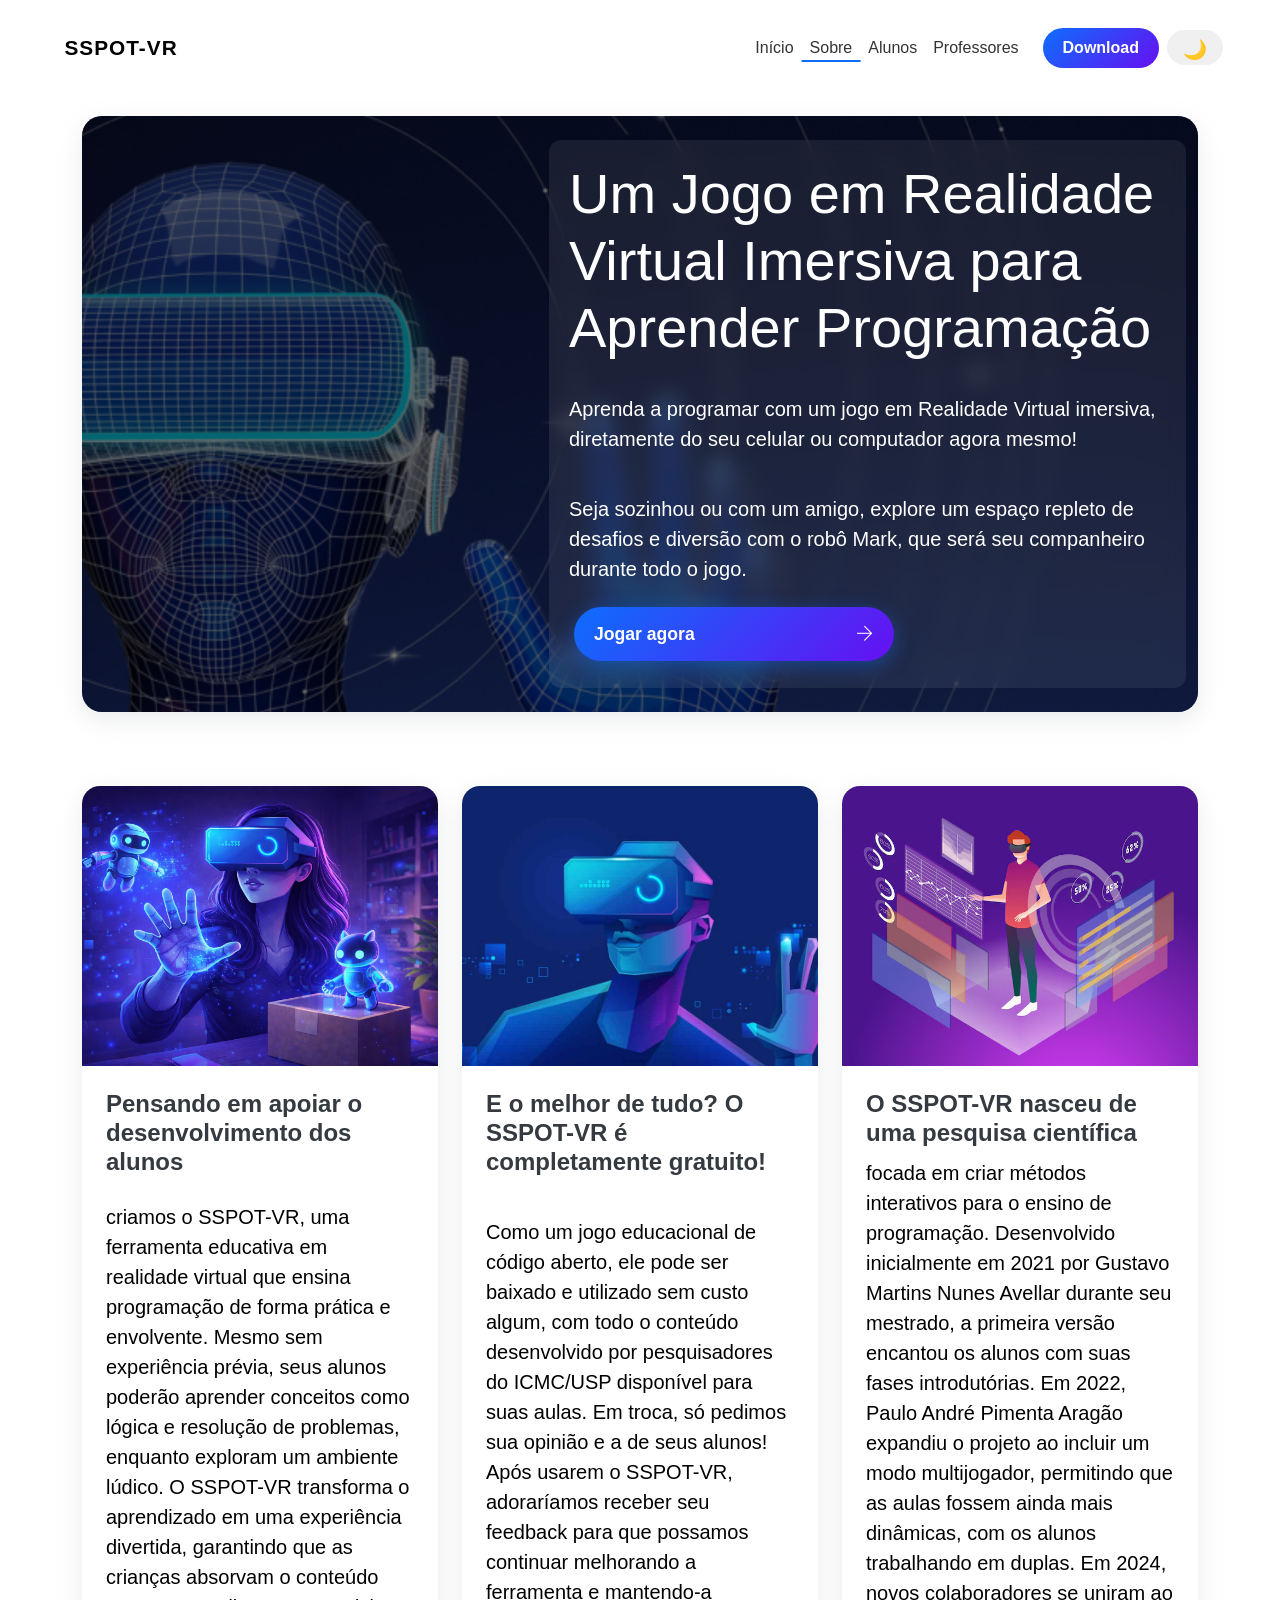
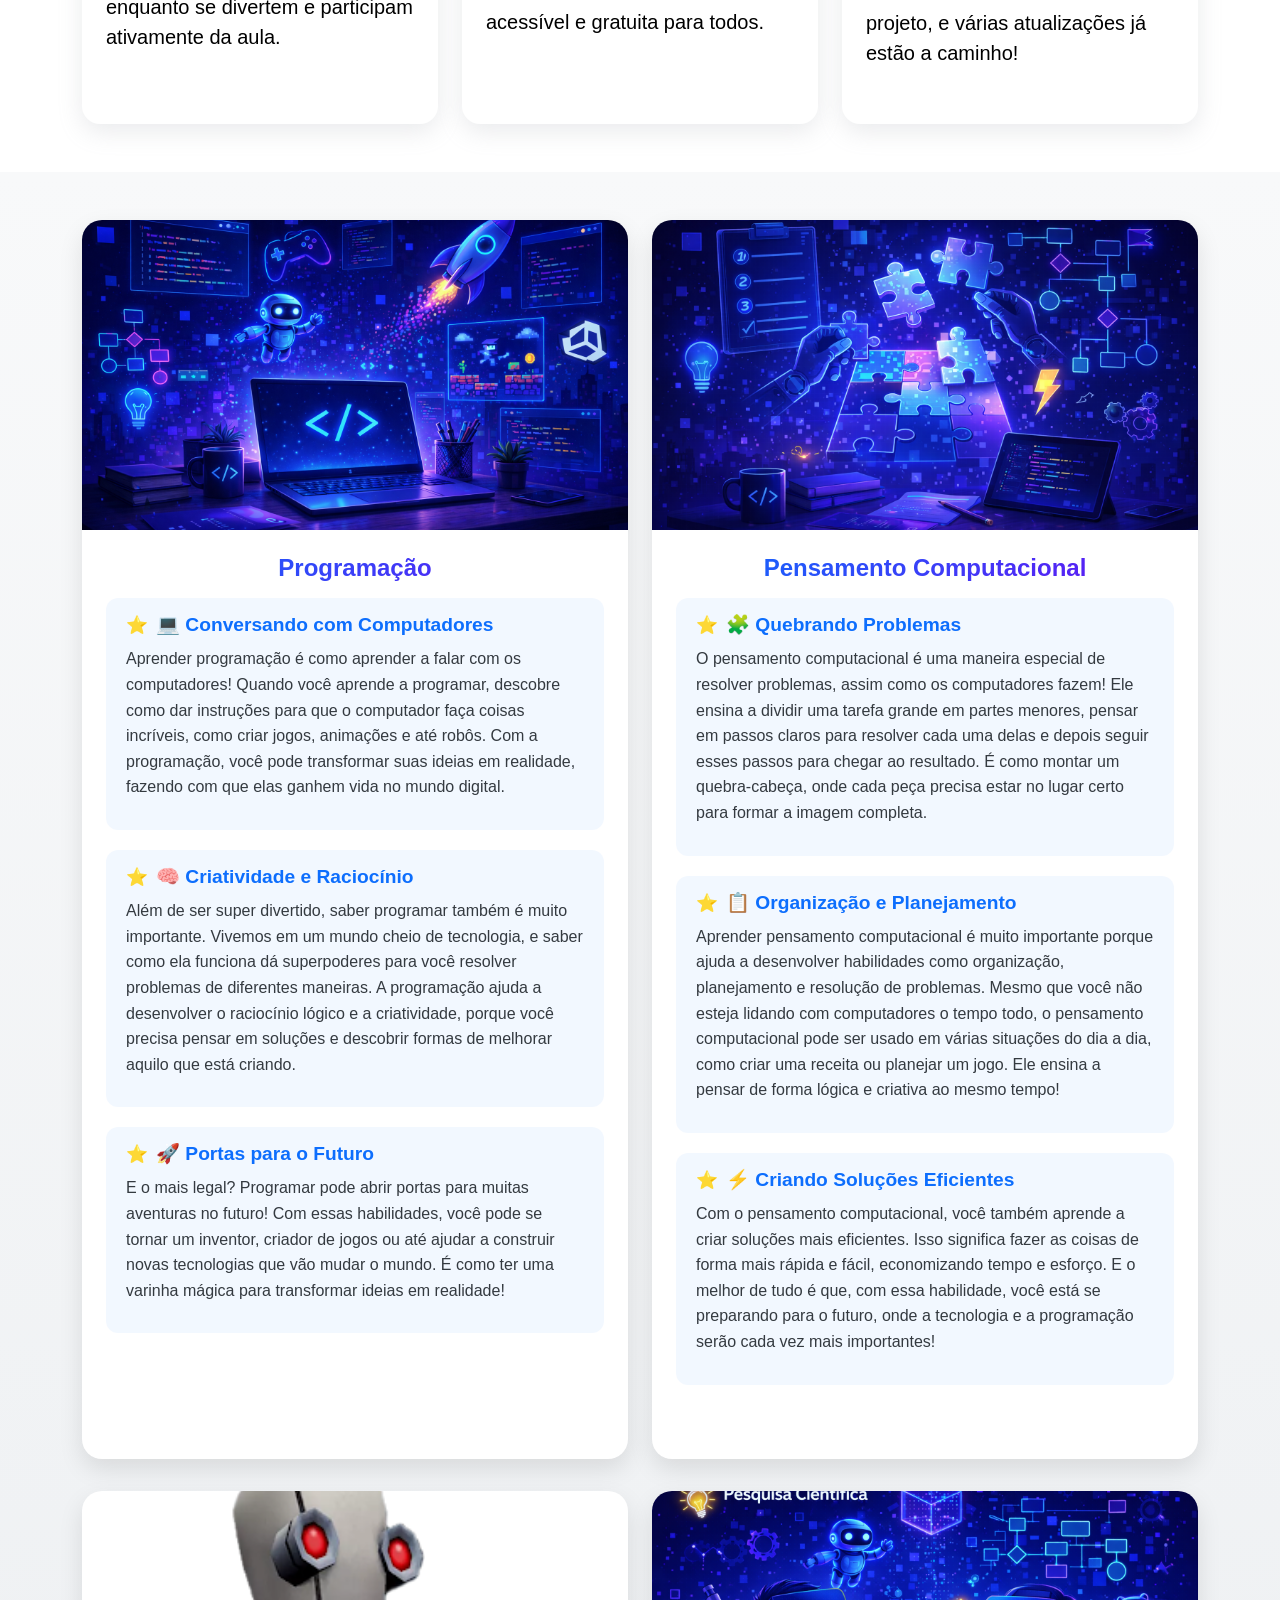
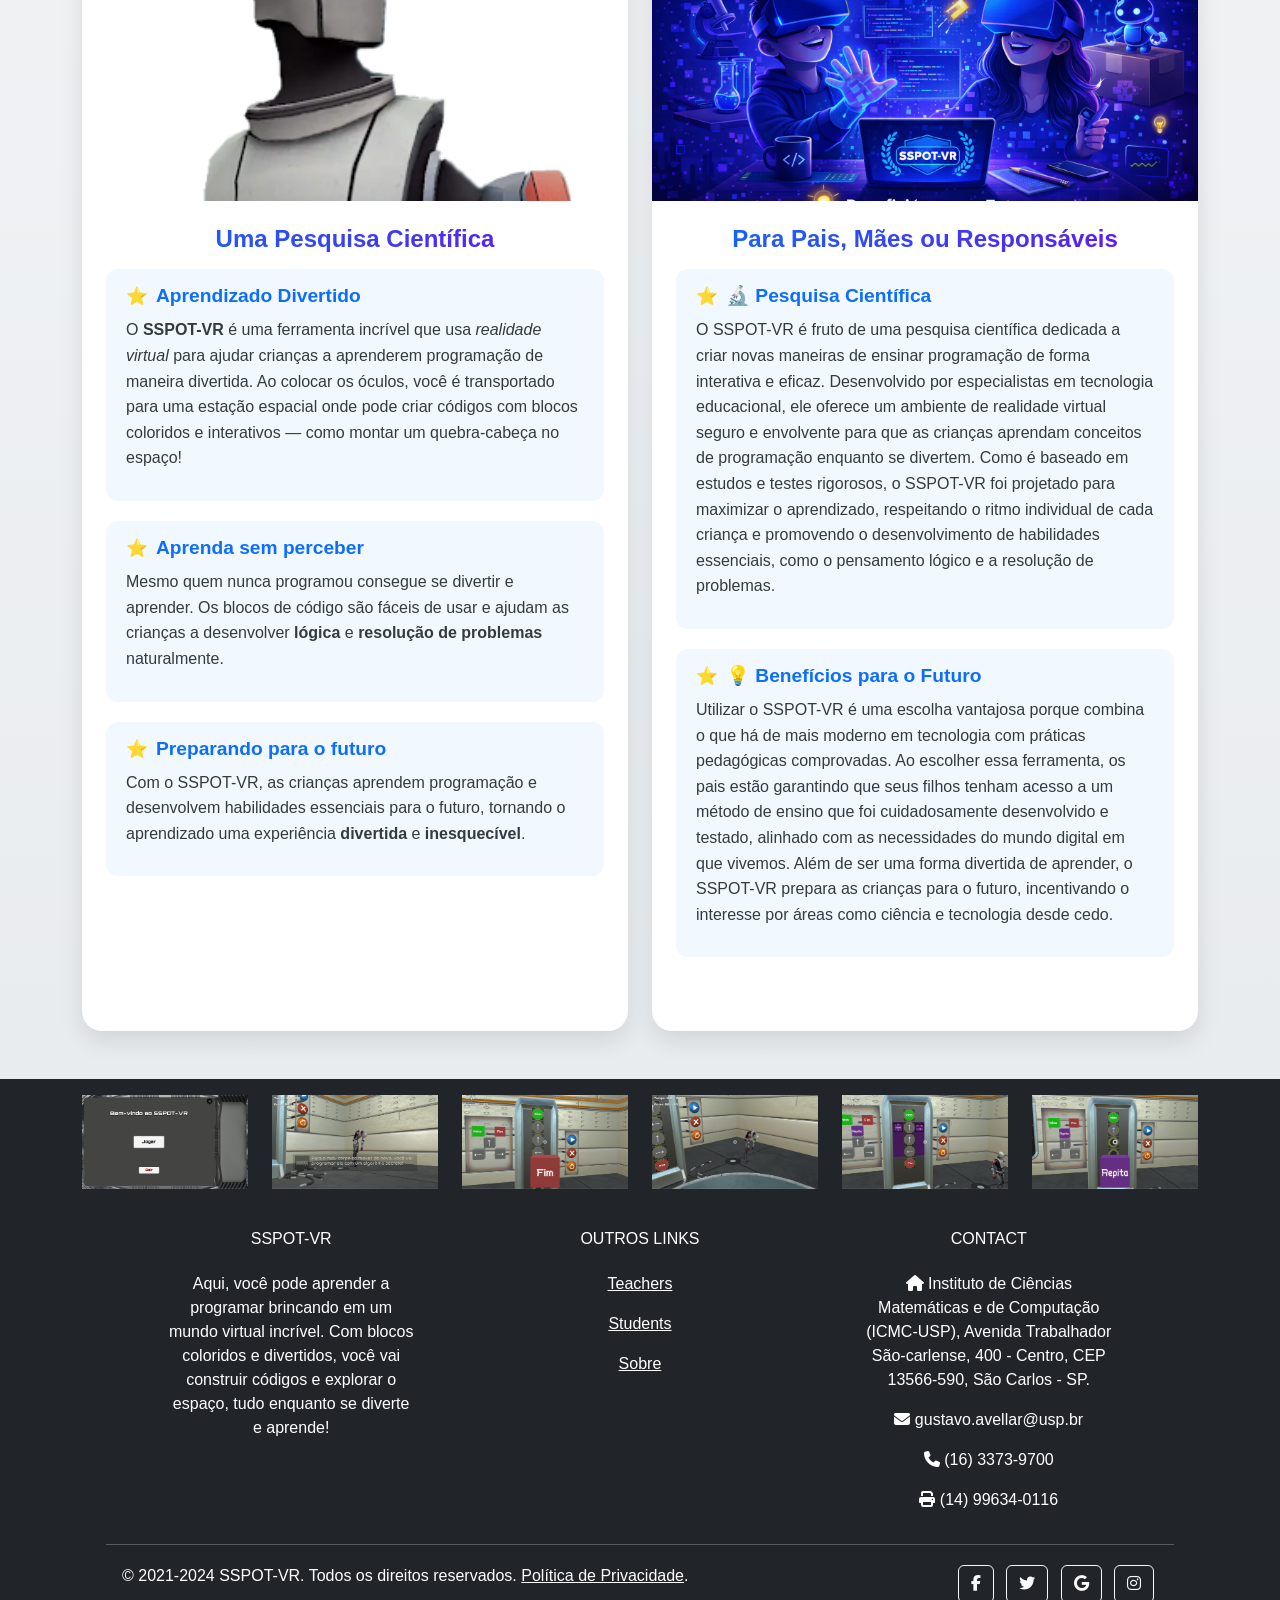
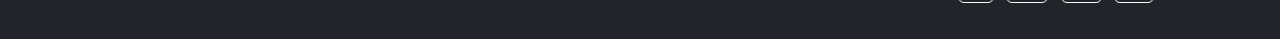
<file: pages/about.html>
<!doctype html>
<html lang="pt-BR">

<head>
  <meta charset="UTF-8" />
  <meta name="viewport" content="width=device-width, initial-scale=1.0" />
  <title>Sobre</title>
  <link rel="stylesheet" href="../assets/css/bootstrap.min.css" />
  <!-- Bootstrap CSS -->
  <link rel="stylesheet" href="../assets/css/themify-icons.css" />
  <link rel="stylesheet" href="../assets/css/styles.css" />
  <link rel="stylesheet" href="https://cdnjs.cloudflare.com/ajax/libs/font-awesome/6.5.0/css/all.min.css" />

  <link rel="icon" type="image/x-icon" href="../assets/img/icon.png" />
</head>

<body>
  <!-- Navigation -->
  <header>
    <div class="container">
      <nav class="navbar navbar-expand-sm custom-navbar">
        <a href="../index.html" class="navbar-brand ps-2 fw-bold">
          SSPOT-VR
        </a>

        <button class="navbar-toggler" type="button" data-bs-toggle="collapse" data-bs-target="#menuItems">
          <span class="navbar-toggler-icon"></span>
        </button>

        <div class="collapse navbar-collapse" id="menuItems">
          <ul class="navbar-nav ms-auto align-items-center">
            <li class="nav-item">
              <a href="../index.html" class="nav-link custom-link active">Início</a>
            </li>

            <li class="nav-item">
              <a href="./about.html" class="nav-link custom-link">Sobre</a>
            </li>

            <li class="nav-item">
              <a href="./students.html" class="nav-link custom-link">Alunos</a>
            </li>

            <li class="nav-item">
              <a href="./teachers.html" class="nav-link custom-link">Professores</a>
            </li>

            <li class="nav-item ms-3">
              <a href="https://drive.google.com/drive/folders/1_qv7LuEIKekw-QxTLRDmBszbj6aTu8xJ"
                class="btn btn-gradient">Download</a>
            </li>

            <li class="nav-item ms-2 mt-2 mt-sm-0">
              <button id="themeToggleBtn" class="btn-theme">
                <i class="theme-icon ti ti-moon"></i>
              </button>
            </li>
          </ul>
        </div>
      </nav>
    </div>
  </header>
  <!-- Intro -->
  <section id="intro" class="pt-3 pb-2">
    <div class="container">
      <!-- Play SSPOT-VR -->
      <div class="row" id="intro-about">
        <div class="col-12">
          <div class="card card-vr-bg">
            <div class="card-body no-padding">
              <div class="row">
                <div class="col-5"></div>
                <div class="col-md-7 col-sm-12 text-bg">
                  <h1 class="card-title title-font">
                    Um Jogo em Realidade Virtual Imersiva para Aprender
                    Programação
                  </h1>
                  <p class="lead-alt pt-4">
                    Aprenda a programar com um jogo em Realidade Virtual
                    imersiva, diretamente do seu celular ou computador agora
                    mesmo!
                  </p>
                  <p class="lead-alt pt-4">
                    Seja sozinhou ou com um amigo, explore um espaço repleto
                    de desafios e diversão com o robô Mark, que será seu
                    companheiro durante todo o jogo.
                  </p>
                  <a href="students.html" class="btn-play">
                    Jogar agora <i class="ti ti-arrow-right"></i>
                  </a>
                </div>
              </div>
            </div>
          </div>
        </div>
      </div>
    </div>
  </section>
  <!-- Realities -->
  <section id="realities" class="pt-3 pb-5">
    <div class="container">
      <div class="grid-cards-containers">
        <div class="card h-100 card-tech">
          <img src="../assets/img/mixed-reality.png" class="card-img-top" alt="Realidade Mista"
            style="height: 280px; object-fit: cover;" />
          <div class="card-body d-flex flex-column justify-content-between">
            <h4 class="card-title">
              Pensando em apoiar o desenvolvimento dos alunos
            </h4>
            <p class="lead-alt">
              criamos o SSPOT-VR, uma ferramenta educativa em realidade
              virtual que ensina programação de forma prática e
              envolvente. Mesmo sem experiência prévia, seus alunos
              poderão aprender conceitos como lógica e resolução de
              problemas, enquanto exploram um ambiente lúdico. O SSPOT-VR
              transforma o aprendizado em uma experiência divertida,
              garantindo que as crianças absorvam o conteúdo enquanto se
              divertem e participam ativamente da aula.
            </p>
            <div class="text-center mt-3">
            </div>
          </div>
        </div>

        <div class="card h-100 card-tech">
          <img src="../assets/img/virtual-reality.jpg" class="card-img-top" alt="Realidade Virtual"
            style="height: 280px; object-fit: cover;" />
          <div class="card-body d-flex flex-column justify-content-between">
            <h4 class="card-title">
              E o melhor de tudo? O SSPOT-VR é completamente gratuito!
            </h4>
            <p class="lead-alt">
              Como um jogo educacional de código aberto, ele pode ser
              baixado e utilizado sem custo algum, com todo o conteúdo
              desenvolvido por pesquisadores do ICMC/USP disponível para
              suas aulas. Em troca, só pedimos sua opinião e a de seus
              alunos! Após usarem o SSPOT-VR, adoraríamos receber seu
              feedback para que possamos continuar melhorando a ferramenta
              e mantendo-a acessível e gratuita para todos.
            </p>
            <div class="text-center mt-3">
            </div>
          </div>
        </div>

        <div class="card h-100 card-tech">
          <img src="../assets/img/augmented-reality.png" class="card-img-top" alt="Realidade Aumentada"
            style="height: 280px; object-fit: cover;" />
          <div class="card-body d-flex flex-column justify-content-between">
            <h4 class="card-title">
              O SSPOT-VR nasceu de uma pesquisa científica
            </h4>
            <p class="lead-alt">
              focada em criar métodos interativos para o ensino de
              programação. Desenvolvido inicialmente em 2021 por Gustavo
              Martins Nunes Avellar durante seu mestrado, a primeira
              versão encantou os alunos com suas fases introdutórias. Em
              2022, Paulo André Pimenta Aragão expandiu o projeto ao
              incluir um modo multijogador, permitindo que as aulas fossem
              ainda mais dinâmicas, com os alunos trabalhando em duplas.
              Em 2024, novos colaboradores se uniram ao projeto, e várias
              atualizações já estão a caminho!
            </p>
            <div class="text-center mt-3">
            </div>
          </div>
        </div>
      </div>
    </div>
  </section>

  <!-- Programming and Computational Thinking -->
  <section id="programming" class="pt-3 pb-5">
    <div class="container">
      <div class="row g-4 mt-2">
        <!-- Programming Card -->
        <div class="col-md-6">
          <div class="card h-100 fade-in">
            <img src="../assets/img/programming.png" class="card-img-top" style="max-height: 310px" alt="Programação" />
            <div class="card-body">
              <h4 class="card-title text-center">Programação</h4>

              <div class="card-content-section mt-3">
                <h5>💻 Conversando com Computadores</h5>
                <p class="lead-alt">
                  Aprender programação é como aprender a falar com os
                  computadores! Quando você aprende a programar, descobre como
                  dar instruções para que o computador faça coisas incríveis,
                  como criar jogos, animações e até robôs. Com a programação,
                  você pode transformar suas ideias em realidade, fazendo com
                  que elas ganhem vida no mundo digital.
                </p>
              </div>

              <div class="card-content-section mt-3">
                <h5>🧠 Criatividade e Raciocínio</h5>
                <p class="lead-alt">
                  Além de ser super divertido, saber programar também é muito
                  importante. Vivemos em um mundo cheio de tecnologia, e saber
                  como ela funciona dá superpoderes para você resolver
                  problemas de diferentes maneiras. A programação ajuda a
                  desenvolver o raciocínio lógico e a criatividade, porque
                  você precisa pensar em soluções e descobrir formas de
                  melhorar aquilo que está criando.
                </p>
              </div>

              <div class="card-content-section mt-3">
                <h5>🚀 Portas para o Futuro</h5>
                <p class="lead-alt">
                  E o mais legal? Programar pode abrir portas para muitas
                  aventuras no futuro! Com essas habilidades, você pode se
                  tornar um inventor, criador de jogos ou até ajudar a
                  construir novas tecnologias que vão mudar o mundo. É como
                  ter uma varinha mágica para transformar ideias em realidade!
                </p>
              </div>
            </div>
          </div>
        </div>

        <!-- Computational Thinking Card -->
        <div class="col-md-6">
          <div class="card h-100 fade-in">
            <img src="../assets/img/computational-thinking.jpg" class="card-img-top" style="max-height: 310px"
              alt="Pensamento Computacional" />
            <div class="card-body">
              <h4 class="card-title text-center">Pensamento Computacional</h4>

              <div class="card-content-section mt-3">
                <h5>🧩 Quebrando Problemas</h5>
                <p class="lead-alt">
                  O pensamento computacional é uma maneira especial de
                  resolver problemas, assim como os computadores fazem! Ele
                  ensina a dividir uma tarefa grande em partes menores, pensar
                  em passos claros para resolver cada uma delas e depois
                  seguir esses passos para chegar ao resultado. É como montar
                  um quebra-cabeça, onde cada peça precisa estar no lugar
                  certo para formar a imagem completa.
                </p>
              </div>

              <div class="card-content-section mt-3">
                <h5>📋 Organização e Planejamento</h5>
                <p class="lead-alt">
                  Aprender pensamento computacional é muito importante porque
                  ajuda a desenvolver habilidades como organização,
                  planejamento e resolução de problemas. Mesmo que você não
                  esteja lidando com computadores o tempo todo, o pensamento
                  computacional pode ser usado em várias situações do dia a
                  dia, como criar uma receita ou planejar um jogo. Ele ensina
                  a pensar de forma lógica e criativa ao mesmo tempo!
                </p>
              </div>

              <div class="card-content-section mt-3">
                <h5>⚡ Criando Soluções Eficientes</h5>
                <p class="lead-alt">
                  Com o pensamento computacional, você também aprende a criar
                  soluções mais eficientes. Isso significa fazer as coisas de
                  forma mais rápida e fácil, economizando tempo e esforço. E o
                  melhor de tudo é que, com essa habilidade, você está se
                  preparando para o futuro, onde a tecnologia e a programação
                  serão cada vez mais importantes!
                </p>
              </div>
            </div>
          </div>
        </div>
      </div>
    </div>

    <div class="container">
      <div class="row g-4 mt-2">
        <!-- SSPOT-VR Research -->
        <div class="col-md-6 col-sm-12">
          <div class="card h-100 fade-in">
            <div class="card-image-center">
              <img src="../assets/img/mark copy.png" alt="Mark" class="card-img-top" style="max-height: 310px" />
            </div>
            <div class="card-body">
              <h4 class="card-title text-center">Uma Pesquisa Científica</h4>

              <div class="card-content-section mt-3">
                <h5>Aprendizado Divertido</h5>
                <p class="lead-alt">
                  O <strong>SSPOT-VR</strong> é uma ferramenta incrível que
                  usa <em>realidade virtual</em>
                  para ajudar crianças a aprenderem programação de maneira
                  divertida. Ao colocar os óculos, você é transportado para
                  uma estação espacial onde pode criar códigos com blocos
                  coloridos e interativos — como montar um quebra-cabeça no
                  espaço!
                </p>
              </div>

              <div class="card-content-section mt-3">
                <h5>Aprenda sem perceber</h5>
                <p class="lead-alt">
                  Mesmo quem nunca programou consegue se divertir e aprender.
                  Os blocos de código são fáceis de usar e ajudam as crianças
                  a desenvolver
                  <strong>lógica</strong> e
                  <strong>resolução de problemas</strong> naturalmente.
                </p>
              </div>

              <div class="card-content-section mt-3">
                <h5>Preparando para o futuro</h5>
                <p class="lead-alt">
                  Com o SSPOT-VR, as crianças aprendem programação e
                  desenvolvem habilidades essenciais para o futuro, tornando o
                  aprendizado uma experiência <strong>divertida</strong> e
                  <strong>inesquecível</strong>.
                </p>
              </div>
            </div>
          </div>
        </div>

        <!-- For Parents -->
        <div class="col-md-6 col-sm-12">
          <div class="card h-100 fade-in">
            <div class="card-image-center">
              <img src="../assets/img/students.PNG" alt="Crianças Aprendendo" class="card-img-top"
                style="max-height: 310px" />
            </div>
            <div class="card-body">
              <h4 class="card-title text-center">
                Para Pais, Mães ou Responsáveis
              </h4>

              <div class="card-content-section mt-3">
                <h5>🔬 Pesquisa Científica</h5>
                <p class="lead-alt">
                  O SSPOT-VR é fruto de uma pesquisa científica dedicada a
                  criar novas maneiras de ensinar programação de forma
                  interativa e eficaz. Desenvolvido por especialistas em
                  tecnologia educacional, ele oferece um ambiente de realidade
                  virtual seguro e envolvente para que as crianças aprendam
                  conceitos de programação enquanto se divertem. Como é
                  baseado em estudos e testes rigorosos, o SSPOT-VR foi
                  projetado para maximizar o aprendizado, respeitando o ritmo
                  individual de cada criança e promovendo o desenvolvimento de
                  habilidades essenciais, como o pensamento lógico e a
                  resolução de problemas.
                </p>
              </div>

              <div class="card-content-section mt-3">
                <h5>💡 Benefícios para o Futuro</h5>
                <p class="lead-alt">
                  Utilizar o SSPOT-VR é uma escolha vantajosa porque combina o
                  que há de mais moderno em tecnologia com práticas
                  pedagógicas comprovadas. Ao escolher essa ferramenta, os
                  pais estão garantindo que seus filhos tenham acesso a um
                  método de ensino que foi cuidadosamente desenvolvido e
                  testado, alinhado com as necessidades do mundo digital em
                  que vivemos. Além de ser uma forma divertida de aprender, o
                  SSPOT-VR prepara as crianças para o futuro, incentivando o
                  interesse por áreas como ciência e tecnologia desde cedo.
                </p>
              </div>
            </div>
          </div>
        </div>
      </div>
    </div>
  </section>
  <!-- Footer -->
  <footer class="bg-dark text-white text-center py-3">
    <div class="container">
      <section class="">
        <div class="row">
          <div class="col-lg-2 col-md-12 mb-4 mb-md-0">
            <div class="bg-image hover-overlay ripple shadow-1-strong rounded" data-ripple-color="light">
              <img src="../assets/img/1 - menu ui.png" class="w-100 img-click" />
              <a href="#!">
                <div class="mask" style="background-color: rgba(251, 251, 251, 0.2)"></div>
              </a>
            </div>
          </div>
          <div class="col-lg-2 col-md-12 mb-4 mb-md-0">
            <div class="bg-image hover-overlay ripple shadow-1-strong rounded" data-ripple-color="light">
              <img src="../assets/img/2 - primeiro desafio.png" class="w-100 img-click" />
              <a href="#!">
                <div class="mask" style="background-color: rgba(251, 251, 251, 0.2)"></div>
              </a>
            </div>
          </div>
          <div class="col-lg-2 col-md-12 mb-4 mb-md-0">
            <div class="bg-image hover-overlay ripple shadow-1-strong rounded" data-ripple-color="light">
              <img src="../assets/img/3 - algoritmo no computador.png" class="w-100 img-click" />
              <a href="#!">
                <div class="mask" style="background-color: rgba(251, 251, 251, 0.2)"></div>
              </a>
            </div>
          </div>
          <div class="col-lg-2 col-md-12 mb-4 mb-md-0">
            <div class="bg-image hover-overlay ripple shadow-1-strong rounded" data-ripple-color="light">
              <img src="../assets/img/4 - mark travado.png" class="w-100 img-click" />
              <a href="#!">
                <div class="mask" style="background-color: rgba(251, 251, 251, 0.2)"></div>
              </a>
            </div>
          </div>
          <div class="col-lg-2 col-md-12 mb-4 mb-md-0">
            <div class="bg-image hover-overlay ripple shadow-1-strong rounded" data-ripple-color="light">
              <img src="../assets/img/5 - comando de repetição.png" class="w-100 img-click" />
              <a href="#!">
                <div class="mask" style="background-color: rgba(251, 251, 251, 0.2)"></div>
              </a>
            </div>
          </div>
          <div class="col-lg-2 col-md-12 mb-4 mb-md-0">
            <div class="bg-image hover-overlay ripple shadow-1-strong rounded" data-ripple-color="light">
              <img src="../assets/img/6 - comando de repetição 2.png" class="w-100 img-click" />
              <a href="#!">
                <div class="mask" style="background-color: rgba(251, 251, 251, 0.2)"></div>
              </a>
            </div>
          </div>
        </div>
      </section>
      <div class="p-4 pb-0">
        <!-- Section: Links -->
        <section class="">
          <!--Grid row-->
          <div class="row">
            <!-- Grid column -->
            <div class="col-md-3 col-lg-3 col-xl-3 mx-auto mt-3">
              <h6 class="text-uppercase mb-4 font-weight-bold">SSPOT-VR</h6>
              <p>
                Aqui, você pode aprender a programar brincando em um mundo
                virtual incrível. Com blocos coloridos e divertidos, você vai
                construir códigos e explorar o espaço, tudo enquanto se
                diverte e aprende!
              </p>
            </div>
            <!-- Grid column -->

            <hr class="w-100 clearfix d-md-none" />

            <hr class="w-100 clearfix d-md-none" />

            <!-- Grid column -->
            <div class="col-md-3 col-lg-2 col-xl-2 mx-auto mt-3">
              <h6 class="text-uppercase mb-4 font-weight-bold">
                Outros Links
              </h6>
              <p>
                <a class="text-white" href="./teachers.html">Teachers</a>
              </p>
              <p>
                <a class="text-white" href="./students.html">Students</a>
              </p>
              <p>
                <a class="text-white" href="./about.html">Sobre</a>
              </p>
            </div>

            <!-- Grid column -->
            <hr class="w-100 clearfix d-md-none" />

            <!-- Grid column -->
            <div class="col-md-4 col-lg-3 col-xl-3 mx-auto mt-3">
              <h6 class="text-uppercase mb-4 font-weight-bold">Contact</h6>
              <p>
                <i class="fas fa-home mr-3"></i> Instituto de Ciências
                Matemáticas e de Computação (ICMC-USP), Avenida Trabalhador
                São-carlense, 400 - Centro, CEP 13566-590, São Carlos - SP.
              </p>
              <p>
                <i class="fas fa-envelope mr-3"></i> gustavo.avellar@usp.br
              </p>
              <p><i class="fas fa-phone mr-3"></i> (16) 3373-9700</p>
              <p><i class="fas fa-print mr-3"></i> (14) 99634-0116</p>
            </div>
            <!-- Grid column -->
          </div>
          <!--Grid row-->
        </section>
        <!-- Section: Links -->

        <hr class="my-3" />

        <!-- Section: Copyright -->
        <section class="p-3 pt-0">
          <div class="row d-flex align-items-center">
            <!-- Grid column -->
            <div class="col-md-7 col-lg-8 text-center text-md-start">
              <!-- Copyright -->
              <p>
                &copy; 2021-2024 SSPOT-VR. Todos os direitos reservados.
                <a href="privacy.html" class="text-white">Política de Privacidade</a>.
              </p>

              <!-- Copyright -->
            </div>
            <!-- Grid column -->

            <!-- Grid column -->
            <div class="col-md-5 col-lg-4 ml-lg-0 text-center text-md-end">
              <!-- Facebook -->
              <a class="btn btn-outline-light btn-floating m-1" role="button"><i class="fab fa-facebook-f"></i></a>

              <!-- Twitter -->
              <a class="btn btn-outline-light btn-floating m-1" role="button"><i class="fab fa-twitter"></i></a>

              <!-- Google -->
              <a class="btn btn-outline-light btn-floating m-1" role="button"><i class="fab fa-google"></i></a>

              <!-- Instagram -->
              <a class="btn btn-outline-light btn-floating m-1" role="button"><i class="fab fa-instagram"></i></a>
            </div>
            <!-- Grid column -->
          </div>
        </section>
        <!-- Section: Copyright -->
      </div>
    </div>
  </footer>
  <!-- Modal da imagem -->
  <div id="imageModal" class="modal">
    <span class="close">&times;</span>
    <img class="modal-content" id="modalImg" />
  </div>
  <!-- Bootstrap JS -->
  <script src="../assets/js/bootstrap.bundle.min.js"></script>
  <script src="../assets/js/main.js"></script>
</body>

</html>
</file>
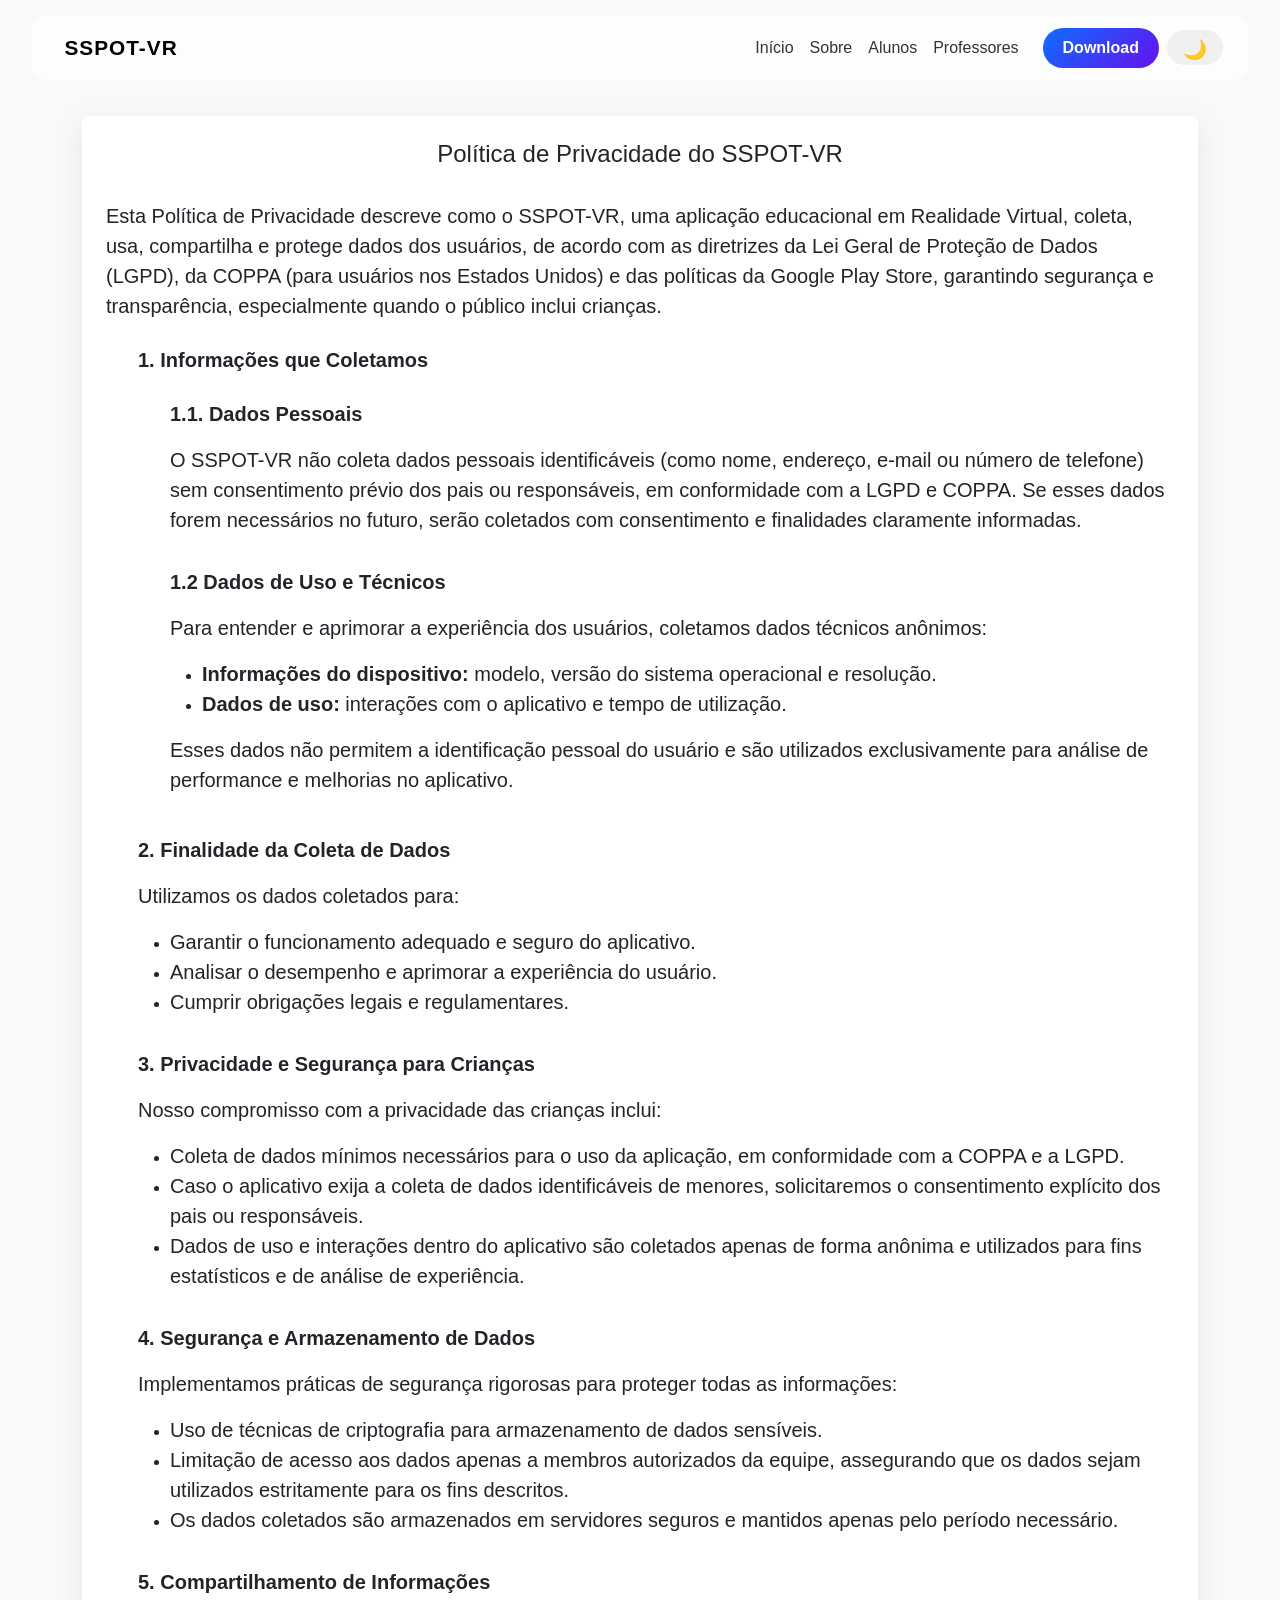
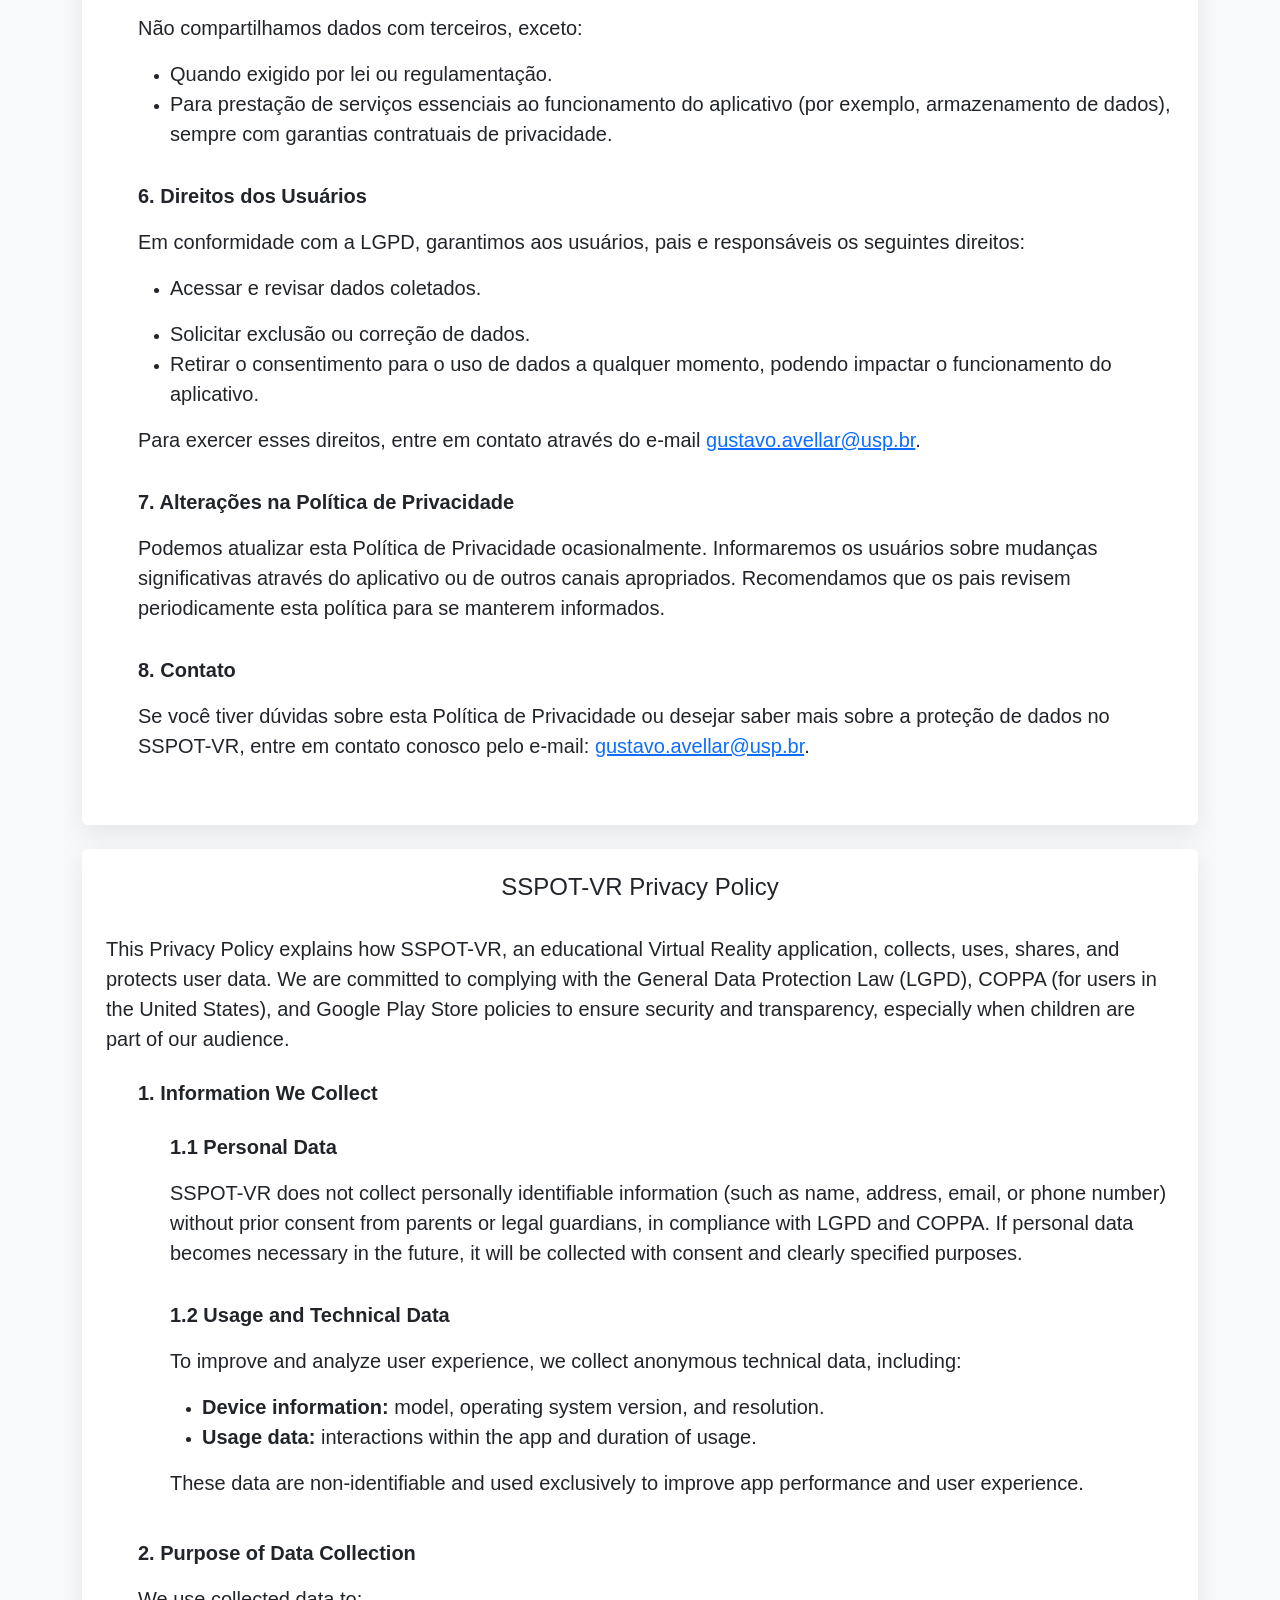
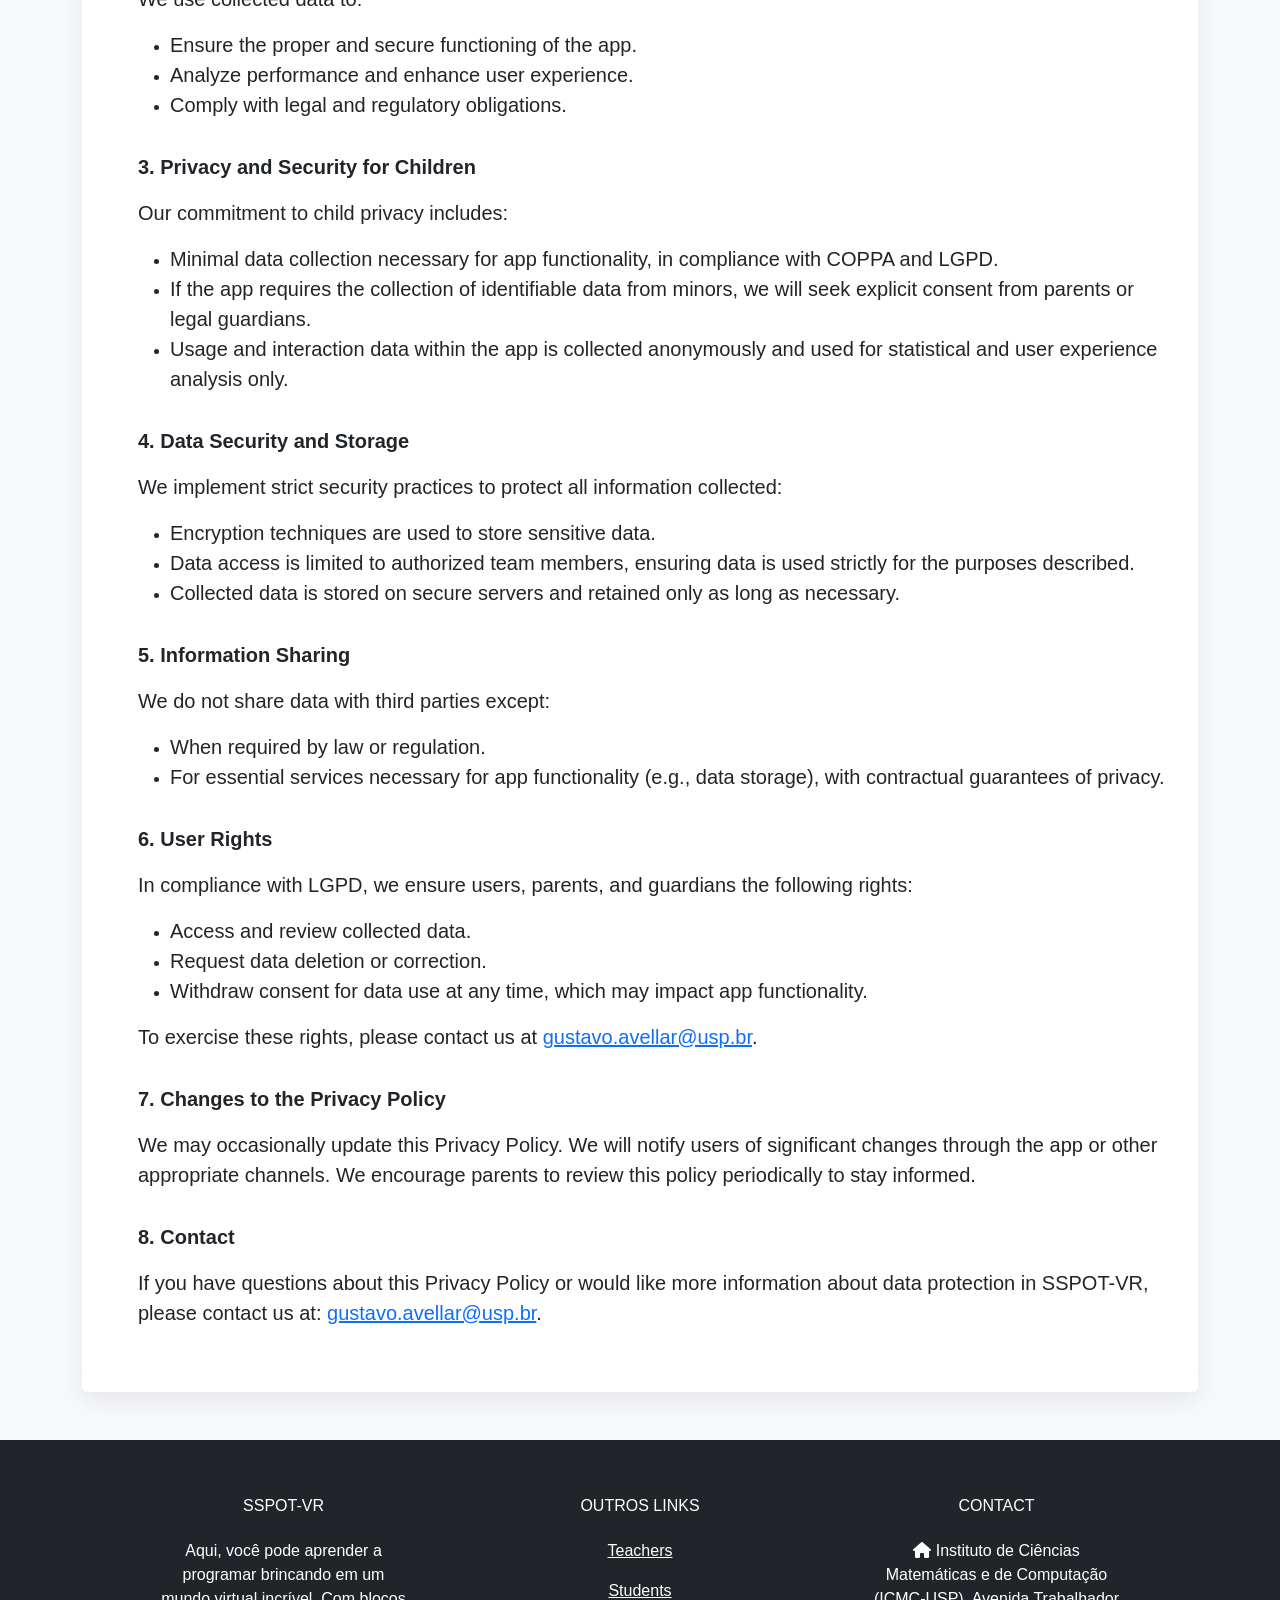
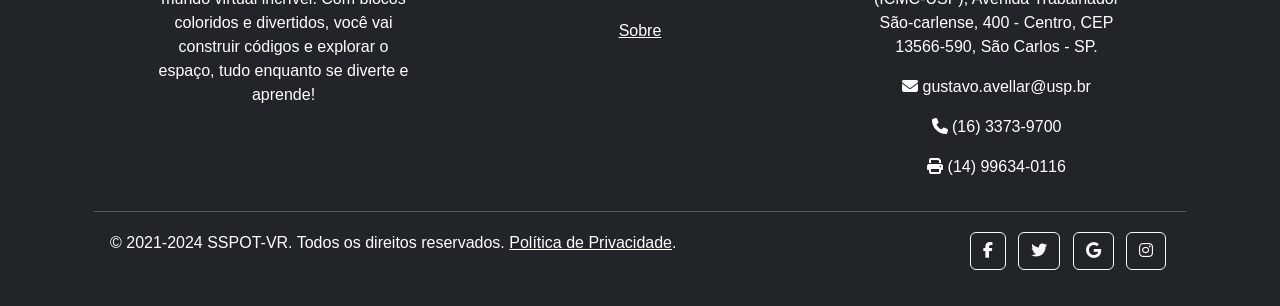
<file: pages/privacy.html>
<!DOCTYPE html>
<html lang="pt-BR">
<head>
    <meta charset="UTF-8">
    <meta name="viewport" content="width=device-width, initial-scale=1.0">
    <title>Política de Privacidade</title>
    <link rel="stylesheet" href="../assets/css/bootstrap.min.css"> <!-- Bootstrap CSS -->
    <link rel="stylesheet" href="../assets/css/themify-icons.css">
    <link rel="stylesheet" href="../assets/css/styles.css">
    <link rel="stylesheet" href="https://cdnjs.cloudflare.com/ajax/libs/font-awesome/6.5.0/css/all.min.css">

    <link rel="icon" type="image/x-icon" href="../assets/img/icon.png">
</head>
<body class="bg-light">
    <!-- Navigation -->
     <header>
      <div class="container">
        <nav class="navbar navbar-expand-sm custom-navbar">
          <a href="../index.html" class="navbar-brand ps-2 fw-bold">  SSPOT-VR </a>

          <button
            class="navbar-toggler"
            type="button"
            data-bs-toggle="collapse"
            data-bs-target="#menuItems"
          >
            <span class="navbar-toggler-icon"></span>
          </button>

          <div class="collapse navbar-collapse" id="menuItems">
            <ul class="navbar-nav ms-auto align-items-center">
              <li class="nav-item">
                <a href="../index.html" class="nav-link custom-link active">Início</a>
              </li>

              <li class="nav-item">
                <a href="./about.html" class="nav-link custom-link"
                  >Sobre</a
                >
              </li>

              <li class="nav-item">
                <a href="./students.html" class="nav-link custom-link"
                  >Alunos</a
                >
              </li>

              <li class="nav-item">
                <a href="./teachers.html" class="nav-link custom-link"
                  >Professores</a
                >
              </li>

              <li class="nav-item ms-3">
                <a href="https://drive.google.com/drive/folders/1_qv7LuEIKekw-QxTLRDmBszbj6aTu8xJ" class="btn btn-gradient">Download</a>
              </li>

              <li class="nav-item ms-2 mt-2 mt-sm-0">
                <button id="themeToggleBtn" class="btn-theme">
                  <i class="theme-icon ti ti-moon"></i>
                </button>
              </li>
            </ul>
          </div>
        </nav>
      </div>
    </header>

    <!-- Portuguese privacy -->
    <section id="portuguese" class="pt-3 pb-2">
        <div class="container">
            <div class="row">
                <div class="col-md-12">
                    <div class="card h-100">
                        <div class="card-body">
                            <h4 class="card-title text-center">Política de Privacidade do SSPOT-VR</h4>
                            <p class="lead-alt pt-4">
                                Esta Política de Privacidade descreve como o SSPOT-VR, uma aplicação 
                                educacional em Realidade Virtual, coleta, usa, compartilha e protege 
                                dados dos usuários, de acordo com as diretrizes da Lei Geral de Proteção 
                                de Dados (LGPD), da COPPA (para usuários nos Estados Unidos) e das 
                                políticas da Google Play Store, garantindo segurança e transparência, 
                                especialmente quando o público inclui crianças.
                            </p>

                            <p class="lead-alt">
                                <ol style="list-style-type: none;">
                                    <li class="py-2">
                                        <p class="lead-alt"><strong>1. Informações que Coletamos</strong></p>
                                        <ol style="list-style-type: none;">
                                            <li class="py-2">
                                                <p class="lead-alt">
                                                    <strong>1.1. Dados Pessoais</strong>
                                                </p>
                                                <p class="lead-alt">
                                                    O SSPOT-VR não coleta dados pessoais identificáveis 
                                                    (como nome, endereço, e-mail ou número de telefone) sem 
                                                    consentimento prévio dos pais ou responsáveis, em 
                                                    conformidade com a LGPD e COPPA. Se esses dados forem 
                                                    necessários no futuro, serão coletados com consentimento 
                                                    e finalidades claramente informadas.
                                                </p>
                                            </li>
                                            <li class="py-2">
                                                <p class="lead-alt">
                                                    <strong>1.2 Dados de Uso e Técnicos</strong>
                                                </p>
                                                <p class="lead-alt">
                                                    Para entender e aprimorar a experiência dos usuários, coletamos 
                                                    dados técnicos anônimos:
                                                    </p>
                                                    <ul style="list-style-type: disc;">
                                                        <li><p class="lead-alt mb-0"><strong>Informações do dispositivo:</strong> modelo, versão do sistema operacional e resolução.</p></li>
                                                        <li><p class="lead-alt mt-0"><strong>Dados de uso:</strong> interações com o aplicativo e tempo de utilização.</p></li>
                                                    </ul>
                                                                                                   
                                                <p class="lead-alt">
                                                    Esses dados não permitem a identificação pessoal do usuário e são 
                                                    utilizados exclusivamente para análise de performance e melhorias no aplicativo.
                                                </p>
                                            </li>
                                        </ol>
                                    </li>

                                    <li class="py-2">
                                        <p class="lead-alt"><strong>2. Finalidade da Coleta de Dados</strong></p>
                                        <p class="lead-alt">
                                            Utilizamos os dados coletados para:
                                            <ul style="list-style-type: disc;">
                                                <li><p class="lead-alt mb-0">Garantir o funcionamento adequado e seguro do aplicativo.</p></li>
                                                <li><p class="lead-alt my-0">Analisar o desempenho e aprimorar a experiência do usuário.</p></li>
                                                <li><p class="lead-alt mt-0">Cumprir obrigações legais e regulamentares.</p></li>
                                            </ul>
                                        </p>
                                    </li>

                                    <li class="py-2">
                                        <p class="lead-alt"><strong>3. Privacidade e Segurança para Crianças</strong></p>
                                        <p class="lead-alt">
                                            Nosso compromisso com a privacidade das crianças inclui:
                                            <ul style="list-style-type: disc;">
                                                <li><p class="lead-alt mb-0">Coleta de dados mínimos necessários para o uso da aplicação, em conformidade com a COPPA e a LGPD.</p></li>
                                                <li><p class="lead-alt my-0">Caso o aplicativo exija a coleta de dados identificáveis de menores, solicitaremos o consentimento explícito dos pais ou responsáveis.</p></li>
                                                <li><p class="lead-alt mt-0">Dados de uso e interações dentro do aplicativo são coletados apenas de forma anônima e utilizados para fins estatísticos e de análise de experiência.</p></li>
                                            </ul>
                                        </p>
                                    </li>

                                    <li class="py-2">
                                        <p class="lead-alt"><strong>4. Segurança e Armazenamento de Dados</strong></p>
                                        <p class="lead-alt">
                                            Implementamos práticas de segurança rigorosas para proteger todas as informações:
                                            <ul style="list-style-type: disc;">
                                                <li><p class="lead-alt mb-0">Uso de técnicas de criptografia para armazenamento de dados sensíveis.</p></li>
                                                <li><p class="lead-alt my-0">Limitação de acesso aos dados apenas a membros autorizados da equipe, assegurando que os dados sejam utilizados estritamente para os fins descritos.</p></li>
                                                <li><p class="lead-alt mt-0">Os dados coletados são armazenados em servidores seguros e mantidos apenas pelo período necessário.</p></li>
                                            </ul>
                                        </p>
                                    </li>
                                    
                                    <li class="py-2">
                                        <p class="lead-alt"><strong>5. Compartilhamento de Informações</strong></p>
                                        <p class="lead-alt">
                                            Não compartilhamos dados com terceiros, exceto:
                                            <ul style="list-style-type: disc;">
                                                <li><p class="lead-alt mb-0">Quando exigido por lei ou regulamentação.</p></li>
                                                <li><p class="lead-alt mt-0">Para prestação de serviços essenciais ao funcionamento do aplicativo (por exemplo, armazenamento de dados), sempre com garantias contratuais de privacidade.</p></li>
                                            </ul>
                                        </p>
                                    </li>

                                    <li class="py-2">
                                        <p class="lead-alt"><strong>6. Direitos dos Usuários</strong></p>
                                        <p class="lead-alt">
                                            Em conformidade com a LGPD, garantimos aos usuários, pais e responsáveis os seguintes direitos:
                                            <ul style="list-style-type: disc;">
                                                <li><p class="lead-alt mb-0">Acessar e revisar dados coletados.<p></li>
                                                <li><p class="lead-alt my-0">Solicitar exclusão ou correção de dados.</p></li>
                                                <li><p class="lead-alt mt-0">Retirar o consentimento para o uso de dados a qualquer momento, podendo impactar o funcionamento do aplicativo.</p></li>
                                            </ul>
                                        </p>
                                        <p class="lead-alt">
                                            Para exercer esses direitos, entre em contato através do e-mail <a href="mailto:gustavo.avellar@usp.br">gustavo.avellar@usp.br</a>.
                                        </p>
                                    </li>

                                    <li class="py-2">
                                        <p class="lead-alt"><strong>7. Alterações na Política de Privacidade</strong></p>
                                        <p class="lead-alt">
                                            Podemos atualizar esta Política de Privacidade ocasionalmente. Informaremos os usuários sobre mudanças significativas através do aplicativo ou de outros canais apropriados. Recomendamos que os pais revisem periodicamente esta política para se manterem informados.
                                        </p>
                                    </li>

                                    <li class="py-2">
                                        <p class="lead-alt"><strong>8. Contato</strong></p>
                                        <p class="lead-alt">
                                            Se você tiver dúvidas sobre esta Política de Privacidade ou desejar saber mais sobre a proteção de dados no SSPOT-VR, entre em contato conosco pelo e-mail: <a href="mailto:gustavo.avellar@usp.br">gustavo.avellar@usp.br</a>.
                                        </p>
                                    </li>
                                </ol>
                            </p>
                        </div>
                    </div>
                </div>
            </div>
        </div>
    </section>

    <!-- English privacy -->
    <section id="portuguese" class="pt-3 pb-5">
        <div class="container">
            <div class="row">
                <div class="col-md-12">
                    <div class="card h-100">
                        <div class="card-body">
                            <h4 class="card-title text-center">SSPOT-VR Privacy Policy</h4>
                            <p class="lead-alt pt-4">
                                This Privacy Policy explains how SSPOT-VR, an educational Virtual Reality application, collects, uses, shares, and protects user data. We are committed to complying with the General Data Protection Law (LGPD), COPPA (for users in the United States), and Google Play Store policies to ensure security and transparency, especially when children are part of our audience.
                            </p>

                            <p class="lead-alt">
                                <ol style="list-style-type: none;">
                                    <li class="py-2">
                                        <p class="lead-alt"><strong>1. Information We Collect</strong></p>
                                        <ol style="list-style-type: none;">
                                            <li class="py-2">
                                                <p class="lead-alt">
                                                    <strong>1.1 Personal Data</strong>
                                                </p>
                                                <p class="lead-alt">
                                                    SSPOT-VR does not collect personally identifiable information (such as name, address, email, or phone number) without prior consent from parents or legal guardians, in compliance with LGPD and COPPA. If personal data becomes necessary in the future, it will be collected with consent and clearly specified purposes.
                                                </p>
                                            </li>
                                            <li class="py-2">
                                                <p class="lead-alt">
                                                    <strong>1.2 Usage and Technical Data</strong>
                                                </p>
                                                <p class="lead-alt">
                                                    To improve and analyze user experience, we collect anonymous technical data, including:
                                                    <ul style="list-style-type: disc;">
                                                        <li><p class="lead-alt mb-0"><strong>Device information:</strong> model, operating system version, and resolution.</p></li>
                                                        <li><p class="lead-alt mt-0"><strong>Usage data:</strong> interactions within the app and duration of usage.</p></li>
                                                    </ul>
                                                    
                                                </p>
                                                <p class="lead-alt">
                                                    These data are non-identifiable and used exclusively to improve app performance and user experience.
                                                </p>
                                            </li>
                                        </ol>
                                    </li>

                                    <li class="py-2">
                                        <p class="lead-alt"><strong>2. Purpose of Data Collection</strong></p>
                                        <p class="lead-alt">
                                            We use collected data to:
                                            <ul style="list-style-type: disc;">
                                                <li><p class="lead-alt mb-0">Ensure the proper and secure functioning of the app.</p></li>
                                                <li><p class="lead-alt my-0">Analyze performance and enhance user experience.</p></li>
                                                <li><p class="lead-alt mt-0">Comply with legal and regulatory obligations.</p></li>
                                            </ul>
                                        </p>
                                    </li>

                                    <li class="py-2">
                                        <p class="lead-alt"><strong>3. Privacy and Security for Children</strong></p>
                                        <p class="lead-alt">
                                            Our commitment to child privacy includes:
                                            <ul style="list-style-type: disc;">
                                                <li><p class="lead-alt mb-0">Minimal data collection necessary for app functionality, in compliance with COPPA and LGPD.</p></li>
                                                <li><p class="lead-alt my-0">If the app requires the collection of identifiable data from minors, we will seek explicit consent from parents or legal guardians.</p></li>
                                                <li><p class="lead-alt mt-0">Usage and interaction data within the app is collected anonymously and used for statistical and user experience analysis only.</p></li>
                                            </ul>
                                        </p>
                                    </li>

                                    <li class="py-2">
                                        <p class="lead-alt"><strong>4. Data Security and Storage</strong></p>
                                        <p class="lead-alt">
                                            We implement strict security practices to protect all information collected:
                                            <ul style="list-style-type: disc;">
                                                <li><p class="lead-alt mb-0">Encryption techniques are used to store sensitive data.</p></li>
                                                <li><p class="lead-alt my-0">Data access is limited to authorized team members, ensuring data is used strictly for the purposes described.</p></li>
                                                <li><p class="lead-alt mt-0">Collected data is stored on secure servers and retained only as long as necessary.</p></li>
                                            </ul>
                                        </p>
                                    </li>
                                    
                                    <li class="py-2">
                                        <p class="lead-alt"><strong>5. Information Sharing</strong></p>
                                        <p class="lead-alt">
                                            We do not share data with third parties except:
                                            <ul style="list-style-type: disc;">
                                                <li><p class="lead-alt mb-0">When required by law or regulation.</p></li>
                                                <li><p class="lead-alt mt-0">For essential services necessary for app functionality (e.g., data storage), with contractual guarantees of privacy.</p></li>
                                            </ul>
                                        </p>
                                    </li>

                                    <li class="py-2">
                                        <p class="lead-alt"><strong>6. User Rights</strong></p>
                                        <p class="lead-alt">
                                            In compliance with LGPD, we ensure users, parents, and guardians the following rights:
                                            <ul style="list-style-type: disc;">
                                                <li><p class="lead-alt mb-0">Access and review collected data.</p></li>
                                                <li><p class="lead-alt my-0">Request data deletion or correction.</p></li>
                                                <li><p class="lead-alt mt-0">Withdraw consent for data use at any time, which may impact app functionality.</p></li>
                                            </ul>
                                        </p>
                                        <p class="lead-alt">
                                            To exercise these rights, please contact us at <a href="mailto:gustavo.avellar@usp.br">gustavo.avellar@usp.br</a>.
                                        </p>
                                    </li>

                                    <li class="py-2">
                                        <p class="lead-alt"><strong>7. Changes to the Privacy Policy</strong></p>
                                        <p class="lead-alt">
                                            We may occasionally update this Privacy Policy. We will notify users of significant changes through the app or other appropriate channels. We encourage parents to review this policy periodically to stay informed.
                                        </p>
                                    </li>

                                    <li class="py-2">
                                        <p class="lead-alt"><strong>8. Contact</strong></p>
                                        <p class="lead-alt">
                                            If you have questions about this Privacy Policy or would like more information about data protection in SSPOT-VR, please contact us at: <a href="mailto:gustavo.avellar@usp.br">gustavo.avellar@usp.br</a>.
                                        </p>
                                    </li>
                                </ol>
                            </p>
                        </div>
                    </div>
                </div>
            </div>
        </div>
    </section>

          <!-- Footer -->
    <footer class="bg-dark text-white text-center py-3">
    
  
       <div class="container p-4 pb-0">
      <!-- Section: Links -->
      <section class="">
        <!--Grid row-->
        <div class="row">
          <!-- Grid column -->
          <div class="col-md-3 col-lg-3 col-xl-3 mx-auto mt-3">
            <h6 class="text-uppercase mb-4 font-weight-bold">
              SSPOT-VR
            </h6>
            <p>
              Aqui, você pode aprender a programar brincando em um mundo virtual incrível. Com blocos coloridos e divertidos, você vai construir códigos e explorar o espaço, tudo enquanto se diverte e aprende!
            </p>
          </div>
          <!-- Grid column -->

          <hr class="w-100 clearfix d-md-none" />

          <hr class="w-100 clearfix d-md-none" />

          <!-- Grid column -->
          <div class="col-md-3 col-lg-2 col-xl-2 mx-auto mt-3">
            <h6 class="text-uppercase mb-4 font-weight-bold">
             Outros Links
            </h6>
            <p>
              <a class="text-white" href="./teachers.html">Teachers</a>
            </p>
            <p>
              <a class="text-white" href="./students.html">Students</a>
            </p>
            <p>
              <a class="text-white" href="./about.html">Sobre</a>
            </p>           
          </div>

          <!-- Grid column -->
          <hr class="w-100 clearfix d-md-none" />

          <!-- Grid column -->
         <div class="col-md-4 col-lg-3 col-xl-3 mx-auto mt-3">
            <h6 class="text-uppercase mb-4 font-weight-bold">Contact</h6>
            <p><i class="fas fa-home mr-3"></i> Instituto de Ciências Matemáticas e de Computação (ICMC-USP), Avenida Trabalhador São-carlense, 400 - Centro, CEP 13566-590,  São Carlos - SP. </p>
            <p><i class="fas fa-envelope mr-3"></i> gustavo.avellar@usp.br </p>
            <p><i class="fas fa-phone mr-3"></i> (16) 3373-9700 </p>
            <p><i class="fas fa-print mr-3"></i> (14) 99634-0116 </p>
          </div>
          <!-- Grid column -->
        </div>
        <!--Grid row-->
      </section>
      <!-- Section: Links -->

      <hr class="my-3">

      <!-- Section: Copyright -->
      <section class="p-3 pt-0">
        <div class="row d-flex align-items-center">
          <!-- Grid column -->
          <div class="col-md-7 col-lg-8 text-center text-md-start">
            <!-- Copyright -->
              <p>
                &copy; 2021-2024 SSPOT-VR. Todos os direitos reservados.
                <a href="privacy.html" class="text-white"
                  >Política de Privacidade</a
                >.
              </p>

            <!-- Copyright -->
          </div>
          <!-- Grid column -->

          <!-- Grid column -->
          <div class="col-md-5 col-lg-4 ml-lg-0 text-center text-md-end">
            <!-- Facebook -->
            <a
               class="btn btn-outline-light btn-floating m-1"              
               role="button"
               ><i class="fab fa-facebook-f"></i
              ></a>

            <!-- Twitter -->
            <a
               class="btn btn-outline-light btn-floating m-1"
               role="button"
               ><i class="fab fa-twitter"></i
              ></a>

            <!-- Google -->
            <a
               class="btn btn-outline-light btn-floating m-1"
               role="button"
               ><i class="fab fa-google"></i
              ></a>

            <!-- Instagram -->
            <a
               class="btn btn-outline-light btn-floating m-1 "
               role="button"
               ><i class="fab fa-instagram"></i
              ></a>
          </div>
          <!-- Grid column -->
        </div>
      </section>
      <!-- Section: Copyright -->
      </div> 
    </footer>

    <!-- Bootstrap JS -->
    <script src="../assets/js/bootstrap.bundle.min.js"></script>
    <script src="../assets/js/main.js"></script>
</body>
</html>
</file>
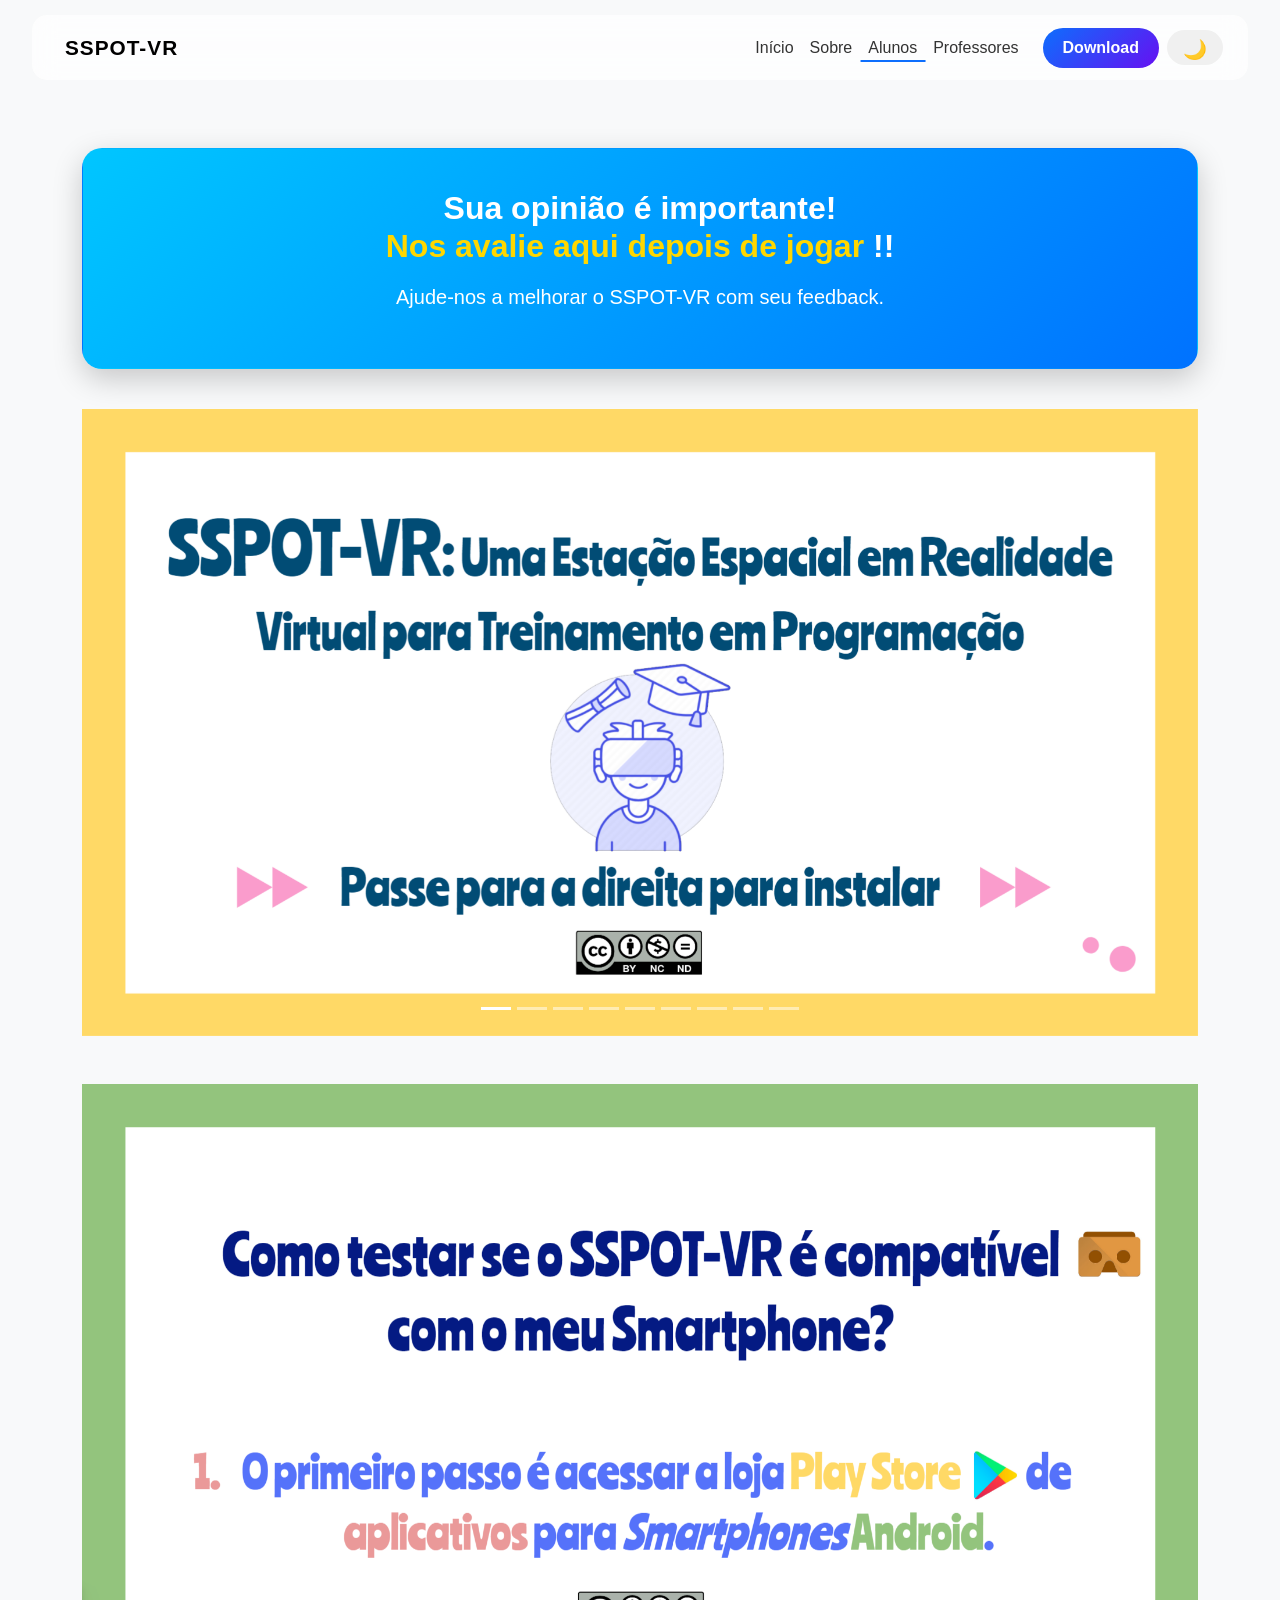
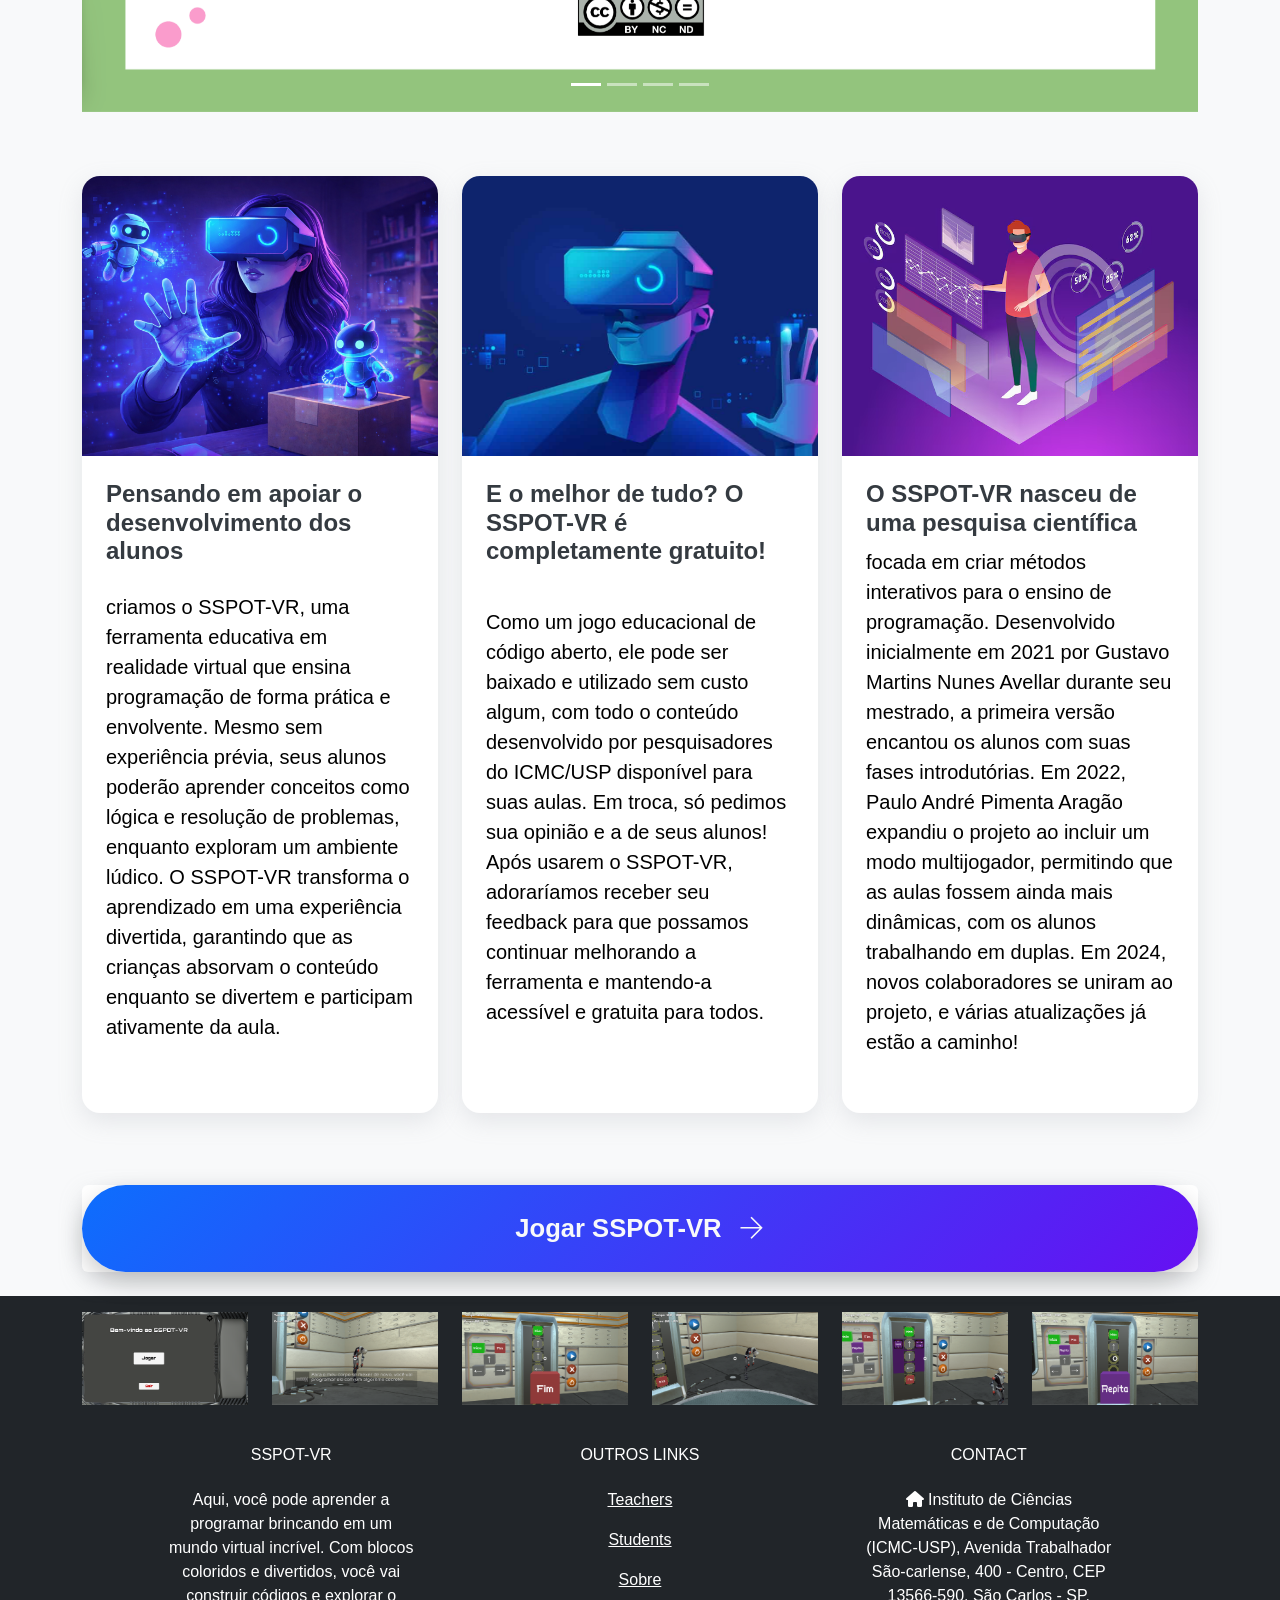
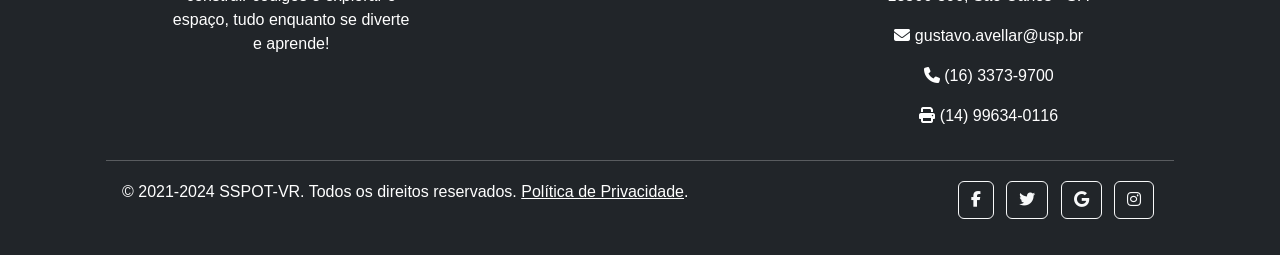
<file: pages/students.html>
<!doctype html>
<html lang="pt-BR">
  <head>
    <meta charset="UTF-8" />
    <meta name="viewport" content="width=device-width, initial-scale=1.0" />
    <title>Alunos</title>
    <link rel="stylesheet" href="../assets/css/bootstrap.min.css" />
    <!-- Bootstrap CSS -->
    <link rel="stylesheet" href="../assets/css/themify-icons.css" />
    <link rel="stylesheet" href="../assets/css/styles.css" />
    <link
      rel="stylesheet"
      href="https://cdnjs.cloudflare.com/ajax/libs/font-awesome/6.5.0/css/all.min.css"
    />

    <link rel="icon" type="image/x-icon" href="../assets/img/icon.png" />
  </head>

  <body class="bg-light">
    <!-- Navigation -->
    <header>
      <div class="container">
        <nav class="navbar navbar-expand-sm custom-navbar">
          <a href="../index.html" class="navbar-brand ps-2 fw-bold">
            SSPOT-VR
          </a>

          <button
            class="navbar-toggler"
            type="button"
            data-bs-toggle="collapse"
            data-bs-target="#menuItems"
          >
            <span class="navbar-toggler-icon"></span>
          </button>

          <div class="collapse navbar-collapse" id="menuItems">
            <ul class="navbar-nav ms-auto align-items-center">
              <li class="nav-item">
                <a href="../index.html" class="nav-link custom-link active"
                  >Início</a
                >
              </li>

              <li class="nav-item">
                <a href="./about.html" class="nav-link custom-link">Sobre</a>
              </li>

              <li class="nav-item">
                <a href="./students.html" class="nav-link custom-link"
                  >Alunos</a
                >
              </li>

              <li class="nav-item">
                <a href="./teachers.html" class="nav-link custom-link"
                  >Professores</a
                >
              </li>

              <li class="nav-item ms-3">
                <a
                  href="https://drive.google.com/drive/folders/1_qv7LuEIKekw-QxTLRDmBszbj6aTu8xJ"
                  class="btn btn-gradient"
                  >Download</a
                >
              </li>

              <li class="nav-item ms-2 mt-2 mt-sm-0">
                <button id="themeToggleBtn" class="btn-theme">
                  <i class="theme-icon ti ti-moon"></i>
                </button>
              </li>
            </ul>
          </div>
        </nav>
      </div>
    </header>

    <section class="pt-5 pb-4 evaluation-section">
      <div class="container text-center">
        <div class="alert alert-evaluation">
          <h1 class="mb-3">
            Sua opinião é importante!<br />
            <a
              href="#"
              data-bs-toggle="modal"
              data-bs-target="#evaluation-modal"
              class="evaluation-link"
              >Nos avalie aqui depois de jogar</a
            >
            !!
          </h1>
          <p class="lead">Ajude-nos a melhorar o SSPOT-VR com seu feedback.</p>
        </div>
      </div>

      <!-- Modal -->
      <div
        class="modal fade"
        id="evaluation-modal"
        tabindex="-1"
        aria-labelledby="evaluationModalLabel"
        aria-hidden="true"
      >
        <div
          class="modal-dialog modal-dialog-centered modal-dialog-scrollable modal-lg"
        >
          <div class="modal-content modal-evaluation">
            <div class="modal-header">
              <h2 class="modal-title" id="evaluationModalLabel">
                Atenção Responsáveis!
              </h2>
              <button
                type="button"
                class="btn-close"
                data-bs-dismiss="modal"
                aria-label="Close"
              ></button>
            </div>

            <div class="modal-body ps-4 pe-4">
              <div class="lead-alt text-justify">
                <p class="mb-3">
                  Caros Pais ou Responsáveis, a avaliação de nossa pesquisa está
                  sob o Termo de Autorização Livre e Esclarecido para
                  Participação em Pesquisa Científica, descrito a seguir:
                </p>

                <ol class="evaluation-list">
                  <li>
                    <strong>Convite para participação:</strong> “Ensino
                    Colaborativo de Programação por meio de Realidade Virtual.”
                  </li>
                  <li>
                    Um sistema de Realidade Virtual imersiva insere o usuário em
                    um mundo virtual.
                    <ol type="a">
                      <li>
                        Avalia se o aplicativo de VR colaborativo suporta o
                        aprendizado de programação.
                      </li>
                      <li>
                        Objetivos da pesquisa:
                        <ol type="i">
                          <li>Avaliar aceitação do aplicativo pelos alunos.</li>
                          <li>
                            Verificar motivação durante o uso do aplicativo.
                          </li>
                          <li>
                            Contribuir para o avanço da educação em programação.
                          </li>
                          <li>
                            Auxiliar pesquisadores na evolução de métodos
                            educacionais.
                          </li>
                        </ol>
                      </li>
                      <li>
                        Participação inclui uso do SSPOT-VR e preenchimento de
                        questionários.
                      </li>
                    </ol>
                  </li>
                  <li>
                    Desconfortos mínimos relacionados a questionários, com
                    benefícios futuros à pesquisa.
                  </li>
                  <li>
                    Pesquisa conduzida pelo ICMC/USP com acompanhamento de
                    professor doutor.
                  </li>
                  <li>
                    Participantes têm direito a esclarecimentos e retirada a
                    qualquer momento.
                  </li>
                  <li>Sigilo e LGPD assegurados.</li>
                  <li>Não há despesas para o participante.</li>
                </ol>
              </div>
            </div>

            <div class="modal-footer justify-content-center">
              <button
                type="button"
                class="btn btn-outline-danger"
                data-bs-dismiss="modal"
              >
                Fechar
              </button>
              <a
                href="https://forms.gle/Cw1WVh6MuPZYhNa1A"
                target="_blank"
                class="btn btn-success"
                >Avaliar</a
              >
            </div>
          </div>
        </div>
      </div>
    </section>

    <!-- SSPOT-VR Installation Guide -->
    <section id="sspotvr-installation">
      <div class="container">
        <div id="sspotvr-installation-carousel" class="carousel slide">
          <div class="carousel-indicators">
            <button
              type="button"
              data-bs-target="#sspotvr-installation-carousel"
              data-bs-slide-to="0"
              class="active"
              aria-current="true"
              aria-label="Slide 1"
            ></button>
            <button
              type="button"
              data-bs-target="#sspotvr-installation-carousel"
              data-bs-slide-to="1"
              aria-label="Slide 2"
            ></button>
            <button
              type="button"
              data-bs-target="#sspotvr-installation-carousel"
              data-bs-slide-to="2"
              aria-label="Slide 3"
            ></button>
            <button
              type="button"
              data-bs-target="#sspotvr-installation-carousel"
              data-bs-slide-to="3"
              aria-label="Slide 4"
            ></button>
            <button
              type="button"
              data-bs-target="#sspotvr-installation-carousel"
              data-bs-slide-to="4"
              aria-label="Slide 5"
            ></button>
            <button
              type="button"
              data-bs-target="#sspotvr-installation-carousel"
              data-bs-slide-to="5"
              aria-label="Slide 6"
            ></button>
            <button
              type="button"
              data-bs-target="#sspotvr-installation-carousel"
              data-bs-slide-to="6"
              aria-label="Slide 7"
            ></button>
            <button
              type="button"
              data-bs-target="#sspotvr-installation-carousel"
              data-bs-slide-to="7"
              aria-label="Slide 8"
            ></button>
            <button
              type="button"
              data-bs-target="#sspotvr-installation-carousel"
              data-bs-slide-to="8"
              aria-label="Slide 9"
            ></button>
          </div>
          <div class="carousel-inner">
            <div class="carousel-item active">
              <img
                src="../assets/img/install/install-1.png"
                class="d-block w-100"
                alt="..."
              />
            </div>
            <div class="carousel-item">
              <a href="#cardboard-installation">
                <img
                  src="../assets/img/install/install-2.png"
                  class="d-block w-100"
                  alt="..."
                />
              </a>
            </div>
            <div class="carousel-item">
              <a
                href="https://drive.google.com/drive/folders/1_qv7LuEIKekw-QxTLRDmBszbj6aTu8xJ?usp=sharing"
                target="_blank"
              >
                <img
                  src="../assets/img/install/install-3.png"
                  class="d-block w-100"
                  alt="..."
                />
              </a>
            </div>
            <div class="carousel-item">
              <a
                href="https://www.tudocelular.com/curiosidade/noticias/n139751/como-instalar-apps-fontes-desconhecidas-android.html"
                target="_blank"
              >
                <img
                  src="../assets/img/install/install-4.png"
                  class="d-block w-100"
                  alt="..."
                />
              </a>
            </div>
            <div class="carousel-item">
              <img
                src="../assets/img/install/install-5.png"
                class="d-block w-100"
                alt="..."
              />
            </div>
            <div class="carousel-item">
              <img
                src="../assets/img/install/install-6.png"
                class="d-block w-100"
                alt="..."
              />
            </div>
            <div class="carousel-item">
              <a
                href="https://support.microsoft.com/pt-br/windows/compactar-e-descompactar-arquivos-8d28fa72-f2f9-712f-67df-f80cf89fd4e5"
                target="_blank"
              >
                <img
                  src="../assets/img/install/install-7.png"
                  class="d-block w-100"
                  alt="..."
                />
              </a>
            </div>
            <div class="carousel-item">
              <img
                src="../assets/img/install/install-8.png"
                class="d-block w-100"
                alt="..."
              />
            </div>
            <div class="carousel-item">
              <img
                src="../assets/img/install/install-9.png"
                class="d-block w-100"
                alt="..."
              />
            </div>
          </div>
          <button
            class="carousel-control-prev"
            type="button"
            data-bs-target="#sspotvr-installation-carousel"
            data-bs-slide="prev"
          >
            <span class="visually-hidden">Previous</span>
          </button>
          <button
            class="carousel-control-next"
            type="button"
            data-bs-target="#sspotvr-installation-carousel"
            data-bs-slide="next"
          >
            <span class="visually-hidden">Next</span>
          </button>
        </div>
      </div>
    </section>

    <!-- Google Cardboard Installation Guide -->
    <section id="cardboard-installation" class="py-5">
      <div class="container">
        <div id="cardboard-installation-carousel" class="carousel slide">
          <div class="carousel-indicators">
            <button
              type="button"
              data-bs-target="#cardboard-installation-carousel"
              data-bs-slide-to="0"
              class="active"
              aria-current="true"
              aria-label="Slide 1"
            ></button>
            <button
              type="button"
              data-bs-target="#cardboard-installation-carousel"
              data-bs-slide-to="1"
              aria-label="Slide 2"
            ></button>
            <button
              type="button"
              data-bs-target="#cardboard-installation-carousel"
              data-bs-slide-to="2"
              aria-label="Slide 3"
            ></button>
            <button
              type="button"
              data-bs-target="#cardboard-installation-carousel"
              data-bs-slide-to="3"
              aria-label="Slide 4"
            ></button>
          </div>
          <div class="carousel-inner">
            <div class="carousel-item active">
              <img
                src="../assets/img/install/cardboard-1.png"
                class="d-block w-100"
                alt="..."
              />
            </div>
            <div class="carousel-item">
              <img
                src="../assets/img/install/cardboard-2.png"
                class="d-block w-100"
                alt="..."
              />
            </div>
            <div class="carousel-item">
              <img
                src="../assets/img/install/cardboard-3.png"
                class="d-block w-100"
                alt="..."
              />
            </div>
            <div class="carousel-item">
              <a href="#play-sspotvr">
                <img
                  src="../assets/img/install/cardboard-4.png"
                  class="d-block w-100"
                  alt="..."
                />
              </a>
            </div>
          </div>
          <button
            class="carousel-control-prev"
            type="button"
            data-bs-target="#cardboard-installation-carousel"
            data-bs-slide="prev"
          >
            <span class="visually-hidden">Previous</span>
          </button>
          <button
            class="carousel-control-next"
            type="button"
            data-bs-target="#cardboard-installation-carousel"
            data-bs-slide="next"
          >
            <span class="visually-hidden">Next</span>
          </button>
        </div>
      </div>
    </section>

    <!-- SSPOT-VR -->
    <section id="intro" class="pt-3 pb-5">
      <div class="container">
        <div class="grid-cards-containers">
          <div class="card h-100 card-tech">
            <img
              src="../assets/img/mixed-reality.png"
              class="card-img-top"
              alt="Realidade Mista"
              style="height: 280px; object-fit: cover"
            />
            <div class="card-body d-flex flex-column justify-content-between">
              <h4 class="card-title">
                Pensando em apoiar o desenvolvimento dos alunos
              </h4>
              <p class="lead-alt">
                criamos o SSPOT-VR, uma ferramenta educativa em realidade
                virtual que ensina programação de forma prática e envolvente.
                Mesmo sem experiência prévia, seus alunos poderão aprender
                conceitos como lógica e resolução de problemas, enquanto
                exploram um ambiente lúdico. O SSPOT-VR transforma o aprendizado
                em uma experiência divertida, garantindo que as crianças
                absorvam o conteúdo enquanto se divertem e participam ativamente
                da aula.
              </p>
              <div class="text-center mt-3"></div>
            </div>
          </div>

          <div class="card h-100 card-tech">
            <img
              src="../assets/img/virtual-reality.jpg"
              class="card-img-top"
              alt="Realidade Virtual"
              style="height: 280px; object-fit: cover"
            />
            <div class="card-body d-flex flex-column justify-content-between">
              <h4 class="card-title">
                E o melhor de tudo? O SSPOT-VR é completamente gratuito!
              </h4>
              <p class="lead-alt">
                Como um jogo educacional de código aberto, ele pode ser baixado
                e utilizado sem custo algum, com todo o conteúdo desenvolvido
                por pesquisadores do ICMC/USP disponível para suas aulas. Em
                troca, só pedimos sua opinião e a de seus alunos! Após usarem o
                SSPOT-VR, adoraríamos receber seu feedback para que possamos
                continuar melhorando a ferramenta e mantendo-a acessível e
                gratuita para todos.
              </p>
              <div class="text-center mt-3"></div>
            </div>
          </div>

          <div class="card h-100 card-tech">
            <img
              src="../assets/img/augmented-reality.png"
              class="card-img-top"
              alt="Realidade Aumentada"
              style="height: 280px; object-fit: cover"
            />
            <div class="card-body d-flex flex-column justify-content-between">
              <h4 class="card-title">
                O SSPOT-VR nasceu de uma pesquisa científica
              </h4>
              <p class="lead-alt">
                focada em criar métodos interativos para o ensino de
                programação. Desenvolvido inicialmente em 2021 por Gustavo
                Martins Nunes Avellar durante seu mestrado, a primeira versão
                encantou os alunos com suas fases introdutórias. Em 2022, Paulo
                André Pimenta Aragão expandiu o projeto ao incluir um modo
                multijogador, permitindo que as aulas fossem ainda mais
                dinâmicas, com os alunos trabalhando em duplas. Em 2024, novos
                colaboradores se uniram ao projeto, e várias atualizações já
                estão a caminho!
              </p>
              <div class="text-center mt-3"></div>
            </div>
          </div>
        </div>
      </div>
    </section>

    <section class="py-4">
      <div class="container">
        <div class="row">
          <div class="col-12">
            <div class="card">
              <a href="#sspotvr-installation" class="btn btn-cta py-4 px-5">
                <b>Jogar SSPOT-VR</b> &nbsp;<i class="ti ti-arrow-right"></i>
              </a>
            </div>
          </div>
        </div>
      </div>
    </section>

    <!-- Footer -->
    <footer class="bg-dark text-white text-center py-3">
      <div class="container">
        <section class="">
          <div class="row">
            <div class="col-lg-2 col-md-12 mb-4 mb-md-0">
              <div
                class="bg-image hover-overlay ripple shadow-1-strong rounded"
                data-ripple-color="light"
              >
                <img
                  src="../assets/img/1 - menu ui.png"
                  class="w-100 img-click"
                />
                <a href="#!">
                  <div
                    class="mask"
                    style="background-color: rgba(251, 251, 251, 0.2)"
                  ></div>
                </a>
              </div>
            </div>
            <div class="col-lg-2 col-md-12 mb-4 mb-md-0">
              <div
                class="bg-image hover-overlay ripple shadow-1-strong rounded"
                data-ripple-color="light"
              >
                <img
                  src="../assets/img/2 - primeiro desafio.png"
                  class="w-100 img-click"
                />
                <a href="#!">
                  <div
                    class="mask"
                    style="background-color: rgba(251, 251, 251, 0.2)"
                  ></div>
                </a>
              </div>
            </div>
            <div class="col-lg-2 col-md-12 mb-4 mb-md-0">
              <div
                class="bg-image hover-overlay ripple shadow-1-strong rounded"
                data-ripple-color="light"
              >
                <img
                  src="../assets/img/3 - algoritmo no computador.png"
                  class="w-100 img-click"
                />
                <a href="#!">
                  <div
                    class="mask"
                    style="background-color: rgba(251, 251, 251, 0.2)"
                  ></div>
                </a>
              </div>
            </div>
            <div class="col-lg-2 col-md-12 mb-4 mb-md-0">
              <div
                class="bg-image hover-overlay ripple shadow-1-strong rounded"
                data-ripple-color="light"
              >
                <img
                  src="../assets/img/4 - mark travado.png"
                  class="w-100 img-click"
                />
                <a href="#!">
                  <div
                    class="mask"
                    style="background-color: rgba(251, 251, 251, 0.2)"
                  ></div>
                </a>
              </div>
            </div>
            <div class="col-lg-2 col-md-12 mb-4 mb-md-0">
              <div
                class="bg-image hover-overlay ripple shadow-1-strong rounded"
                data-ripple-color="light"
              >
                <img
                  src="../assets/img/5 - comando de repetição.png"
                  class="w-100 img-click"
                />
                <a href="#!">
                  <div
                    class="mask"
                    style="background-color: rgba(251, 251, 251, 0.2)"
                  ></div>
                </a>
              </div>
            </div>
            <div class="col-lg-2 col-md-12 mb-4 mb-md-0">
              <div
                class="bg-image hover-overlay ripple shadow-1-strong rounded"
                data-ripple-color="light"
              >
                <img
                  src="../assets/img/6 - comando de repetição 2.png"
                  class="w-100 img-click"
                />
                <a href="#!">
                  <div
                    class="mask"
                    style="background-color: rgba(251, 251, 251, 0.2)"
                  ></div>
                </a>
              </div>
            </div>
          </div>
        </section>
        <div class="container p-4 pb-0">
          <!-- Section: Links -->
          <section class="">
            <!--Grid row-->
            <div class="row">
              <!-- Grid column -->
              <div class="col-md-3 col-lg-3 col-xl-3 mx-auto mt-3">
                <h6 class="text-uppercase mb-4 font-weight-bold">SSPOT-VR</h6>
                <p>
                  Aqui, você pode aprender a programar brincando em um mundo
                  virtual incrível. Com blocos coloridos e divertidos, você vai
                  construir códigos e explorar o espaço, tudo enquanto se
                  diverte e aprende!
                </p>
              </div>
              <!-- Grid column -->

              <hr class="w-100 clearfix d-md-none" />

              <hr class="w-100 clearfix d-md-none" />

              <!-- Grid column -->
              <div class="col-md-3 col-lg-2 col-xl-2 mx-auto mt-3">
                <h6 class="text-uppercase mb-4 font-weight-bold">
                  Outros Links
                </h6>
                <p>
                  <a class="text-white" href="./teachers.html">Teachers</a>
                </p>
                <p>
                  <a class="text-white" href="./students.html">Students</a>
                </p>
                <p>
                  <a class="text-white" href="./about.html">Sobre</a>
                </p>
              </div>

              <!-- Grid column -->
              <hr class="w-100 clearfix d-md-none" />

              <!-- Grid column -->
              <div class="col-md-4 col-lg-3 col-xl-3 mx-auto mt-3">
                <h6 class="text-uppercase mb-4 font-weight-bold">Contact</h6>
                <p>
                  <i class="fas fa-home mr-3"></i> Instituto de Ciências
                  Matemáticas e de Computação (ICMC-USP), Avenida Trabalhador
                  São-carlense, 400 - Centro, CEP 13566-590, São Carlos - SP.
                </p>
                <p>
                  <i class="fas fa-envelope mr-3"></i> gustavo.avellar@usp.br
                </p>
                <p><i class="fas fa-phone mr-3"></i> (16) 3373-9700</p>
                <p><i class="fas fa-print mr-3"></i> (14) 99634-0116</p>
              </div>
              <!-- Grid column -->
            </div>
            <!--Grid row-->
          </section>
          <!-- Section: Links -->

          <hr class="my-3" />

          <!-- Section: Copyright -->
          <section class="p-3 pt-0">
            <div class="row d-flex align-items-center">
              <!-- Grid column -->
              <div class="col-md-7 col-lg-8 text-center text-md-start">
                <!-- Copyright -->
                <p>
                  &copy; 2021-2024 SSPOT-VR. Todos os direitos reservados.
                  <a href="privacy.html" class="text-white"
                    >Política de Privacidade</a
                  >.
                </p>

                <!-- Copyright -->
              </div>
              <!-- Grid column -->

              <!-- Grid column -->
              <div class="col-md-5 col-lg-4 ml-lg-0 text-center text-md-end">
                <!-- Facebook -->
                <a class="btn btn-outline-light btn-floating m-1" role="button"
                  ><i class="fab fa-facebook-f"></i
                ></a>

                <!-- Twitter -->
                <a class="btn btn-outline-light btn-floating m-1" role="button"
                  ><i class="fab fa-twitter"></i
                ></a>

                <!-- Google -->
                <a class="btn btn-outline-light btn-floating m-1" role="button"
                  ><i class="fab fa-google"></i
                ></a>

                <!-- Instagram -->
                <a class="btn btn-outline-light btn-floating m-1" role="button"
                  ><i class="fab fa-instagram"></i
                ></a>
              </div>
              <!-- Grid column -->
            </div>
          </section>
          <!-- Section: Copyright -->
        </div>
      </div>
    </footer>
    <!-- Modal da imagem -->
    <div id="imageModal" class="modal">
      <span class="close">&times;</span>
      <img class="modal-content" id="modalImg" />
    </div>
    <!-- Bootstrap JS -->
    <script src="../assets/js/bootstrap.bundle.min.js"></script>
    <script src="../assets/js/main.js"></script>
  </body>
</html>
</file>
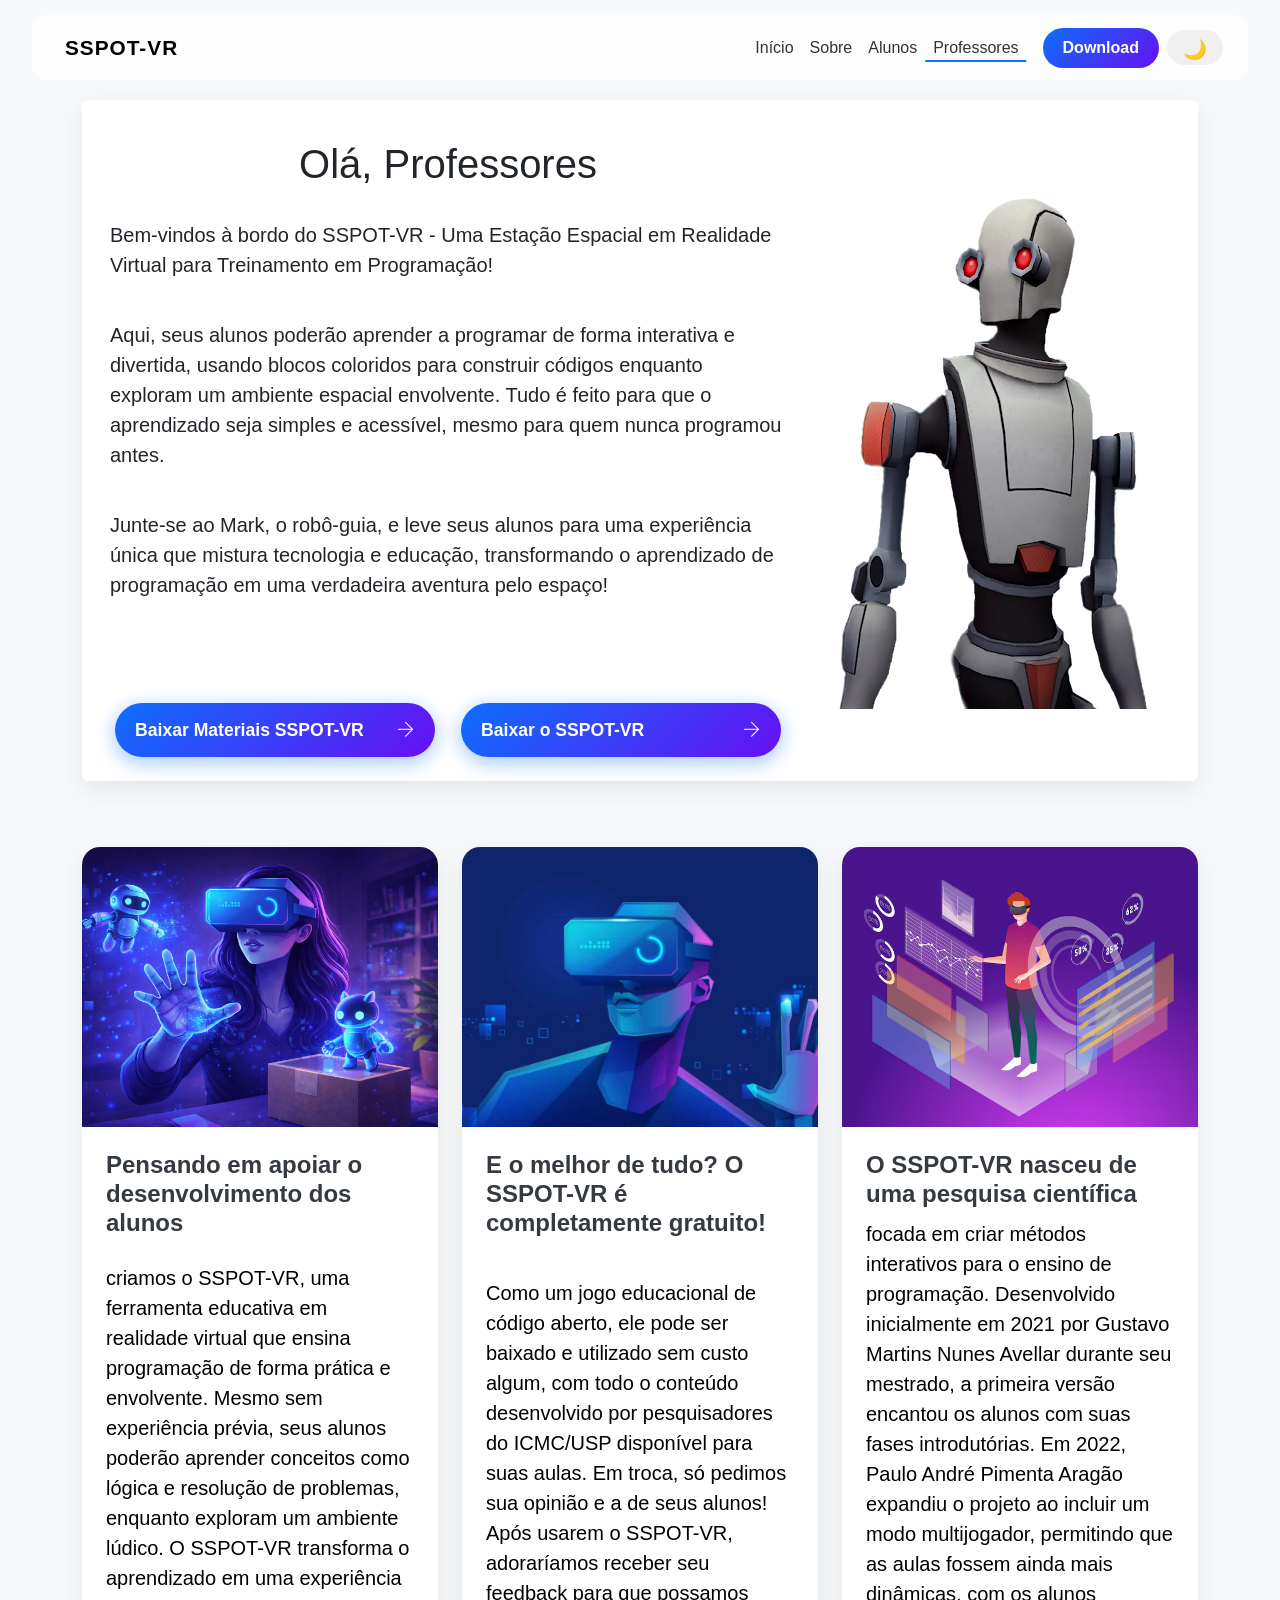
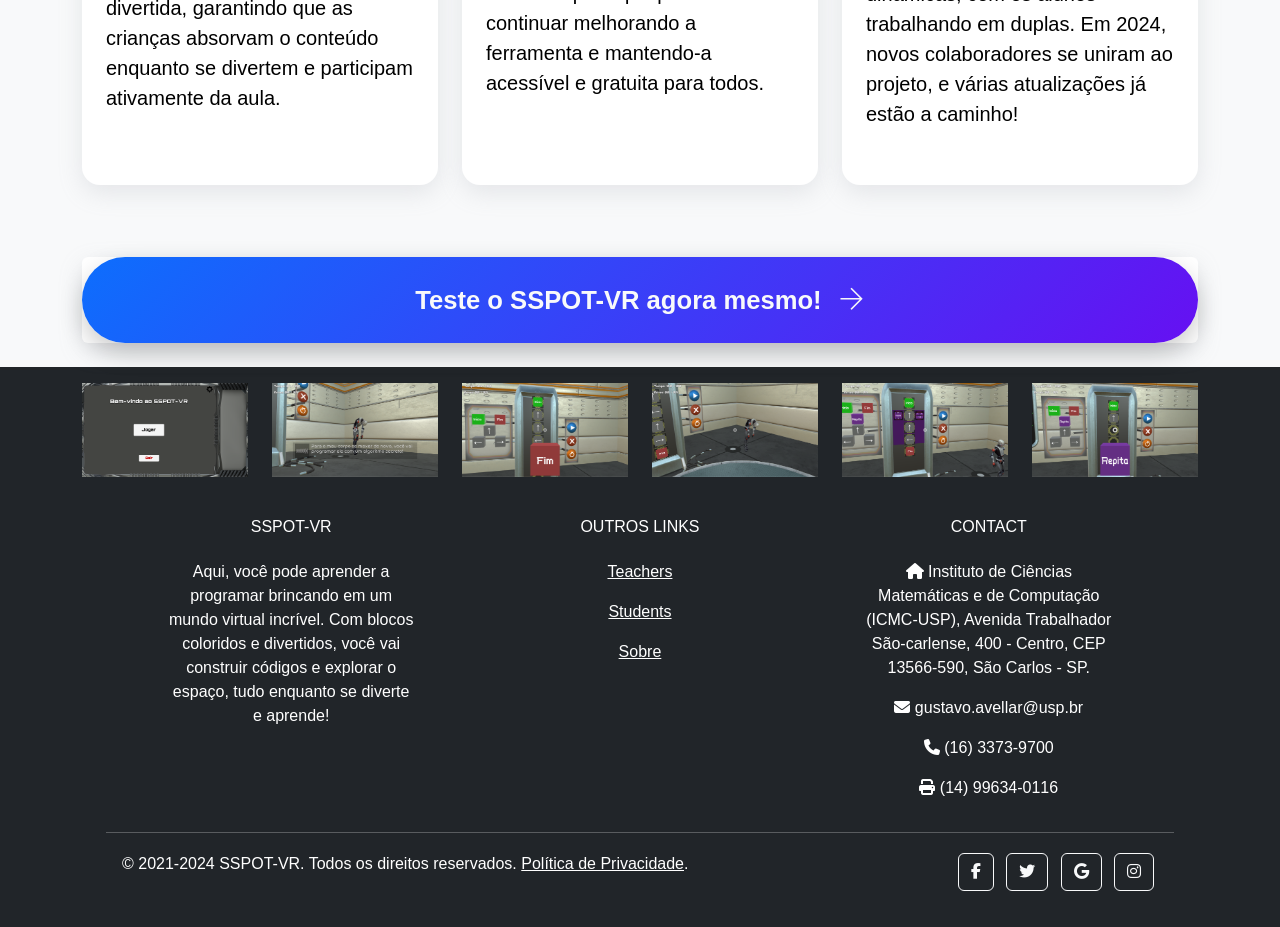
<file: pages/teachers.html>
<!doctype html>
<html lang="pt-BR">
  <head>
    <meta charset="UTF-8" />
    <meta name="viewport" content="width=device-width, initial-scale=1.0" />
    <title>Professores</title>
    <link rel="stylesheet" href="../assets/css/bootstrap.min.css" />
    <!-- Bootstrap CSS -->
    <link rel="stylesheet" href="../assets/css/themify-icons.css" />
    <link rel="stylesheet" href="../assets/css/styles.css" />
    <link
      rel="stylesheet"
      href="https://cdnjs.cloudflare.com/ajax/libs/font-awesome/6.5.0/css/all.min.css"
    />

    <link rel="icon" type="image/x-icon" href="../assets/img/icon.png" />
  </head>

  <body class="bg-light">
    <!-- Navigation -->
    <header>
      <div class="container">
        <nav class="navbar navbar-expand-sm custom-navbar">
          <a href="../index.html" class="navbar-brand ps-2 fw-bold">
            SSPOT-VR
          </a>

          <button
            class="navbar-toggler"
            type="button"
            data-bs-toggle="collapse"
            data-bs-target="#menuItems"
          >
            <span class="navbar-toggler-icon"></span>
          </button>

          <div class="collapse navbar-collapse" id="menuItems">
            <ul class="navbar-nav ms-auto align-items-center">
              <li class="nav-item">
                <a href="../index.html" class="nav-link custom-link active"
                  >Início</a
                >
              </li>

              <li class="nav-item">
                <a href="./about.html" class="nav-link custom-link">Sobre</a>
              </li>

              <li class="nav-item">
                <a href="./students.html" class="nav-link custom-link"
                  >Alunos</a
                >
              </li>

              <li class="nav-item">
                <a href="./teachers.html" class="nav-link custom-link"
                  >Professores</a
                >
              </li>

              <li class="nav-item ms-3">
                <a
                  href="https://drive.google.com/drive/folders/1_qv7LuEIKekw-QxTLRDmBszbj6aTu8xJ"
                  class="btn btn-gradient"
                  >Download</a
                >
              </li>

              <li class="nav-item ms-2 mt-2 mt-sm-0">
                <button id="themeToggleBtn" class="btn-theme">
                  <i class="theme-icon ti ti-moon"></i>
                </button>
              </li>
            </ul>
          </div>
        </nav>
      </div>
    </header>

    <main>
      <section id="teste">
        <div class="container">
          <div class="card" id="card-teacher">
            <div class="card-body no-padding-bottom">
              <div class="row">
                <div class="sspot-grid-container">
                  <div class="sspot-text">
                    <h1 class="text-center card-title">Olá, Professores</h1>
                    <p class="lead-alt pt-4">
                      Bem-vindos à bordo do SSPOT-VR - Uma Estação Espacial em
                      Realidade Virtual para Treinamento em Programação!
                    </p>
                    <p class="lead-alt pt-4">
                      Aqui, seus alunos poderão aprender a programar de forma
                      interativa e divertida, usando blocos coloridos para
                      construir códigos enquanto exploram um ambiente espacial
                      envolvente. Tudo é feito para que o aprendizado seja
                      simples e acessível, mesmo para quem nunca programou
                      antes.
                    </p>
                    <p class="lead-alt py-4">
                      Junte-se ao Mark, o robô-guia, e leve seus alunos para uma
                      experiência única que mistura tecnologia e educação,
                      transformando o aprendizado de programação em uma
                      verdadeira aventura pelo espaço!
                    </p>
                  </div>

                  <div class="sspot-image">
                    <figure class="no-margin-bottom text-center">
                      <img
                        src="../assets/img/mark-inverted.png"
                        style="max-width: 100%"
                        alt="Robô Mark, Guia do SSPOT-VR"
                      />
                    </figure>
                  </div>

                  <div class="sspot-buttons">
                    <a href="#" class="btn-play mb-2">
                      Baixar Materiais SSPOT-VR &nbsp;<i
                        class="ti ti-arrow-right"
                        aria-hidden="true"
                      ></i>
                    </a>

                    <a href="#" class="btn-play mb-2">
                      Baixar o SSPOT-VR &nbsp;<i
                        class="ti ti-arrow-right"
                        aria-hidden="true"
                      ></i>
                    </a>
                  </div>
                </div>
              </div>
            </div>
          </div>
        </div>
      </section>

      <!-- SSPOT-VR Installation Guide -->
      <!-- <section id="sspotvr-installation">
        <div class="container">
            <div id="sspotvr-installation-carousel" class="carousel slide">
                <div class="carousel-indicators">
                    <button type="button" data-bs-target="#sspotvr-installation-carousel" data-bs-slide-to="0" class="active"
                        aria-current="true" aria-label="Slide 1"></button>
                    <button type="button" data-bs-target="#sspotvr-installation-carousel" data-bs-slide-to="1"
                        aria-label="Slide 2"></button>
                    <button type="button" data-bs-target="#sspotvr-installation-carousel" data-bs-slide-to="2"
                        aria-label="Slide 3"></button>
                    <button type="button" data-bs-target="#sspotvr-installation-carousel" data-bs-slide-to="3"
                        aria-label="Slide 4"></button>
                    <button type="button" data-bs-target="#sspotvr-installation-carousel" data-bs-slide-to="4"
                        aria-label="Slide 5"></button>
                    <button type="button" data-bs-target="#sspotvr-installation-carousel" data-bs-slide-to="5"
                        aria-label="Slide 6"></button>
                    <button type="button" data-bs-target="#sspotvr-installation-carousel" data-bs-slide-to="6"
                        aria-label="Slide 7"></button>
                    <button type="button" data-bs-target="#sspotvr-installation-carousel" data-bs-slide-to="7"
                        aria-label="Slide 8"></button>
                    <button type="button" data-bs-target="#sspotvr-installation-carousel" data-bs-slide-to="8"
                        aria-label="Slide 9"></button>
                </div>
                <div class="carousel-inner">
                    <div class="carousel-item active">
                        <img src="../assets/img/install/install-1.png" class="d-block w-100" alt="...">
                    </div>
                    <div class="carousel-item">
                        <a href="#cardboard-installation">
                            <img src="../assets/img/install/install-2.png" class="d-block w-100" alt="...">
                        </a>
                    </div>
                    <div class="carousel-item">
                        <a href="https://drive.google.com/drive/folders/1_qv7LuEIKekw-QxTLRDmBszbj6aTu8xJ?usp=sharing" target="_blank">
                            <img src="../assets/img/install/install-3.png" class="d-block w-100" alt="...">
                        </a>
                    </div>
                    <div class="carousel-item">
                        <a href="https://www.tudocelular.com/curiosidade/noticias/n139751/como-instalar-apps-fontes-desconhecidas-android.html" target="_blank" >
                            <img src="../assets/img/install/install-4.png" class="d-block w-100" alt="...">
                        </a>
                    </div>
                    <div class="carousel-item">
                        <img src="../assets/img/install/install-5.png" class="d-block w-100" alt="...">
                    </div>
                    <div class="carousel-item">
                        <img src="../assets/img/install/install-6.png" class="d-block w-100" alt="...">
                    </div>
                    <div class="carousel-item">
                        <a href="https://support.microsoft.com/pt-br/windows/compactar-e-descompactar-arquivos-8d28fa72-f2f9-712f-67df-f80cf89fd4e5" target="_blank" >
                            <img src="../assets/img/install/install-7.png" class="d-block w-100" alt="...">
                        </a>
                    </div>
                    <div class="carousel-item">
                        <img src="../assets/img/install/install-8.png" class="d-block w-100" alt="...">
                    </div>
                    <div class="carousel-item">
                        <img src="../assets/img/install/install-9.png" class="d-block w-100" alt="...">
                    </div>
                </div>
                <button class="carousel-control-prev" type="button" data-bs-target="#sspotvr-installation-carousel"
                    data-bs-slide="prev">
                    <span class="visually-hidden">Previous</span>
                </button>
                <button class="carousel-control-next" type="button" data-bs-target="#sspotvr-installation-carousel"
                    data-bs-slide="next">
                    <span class="visually-hidden">Next</span>
                </button>
            </div>
        </div>
    </section> -->

      <!-- Google Cardboard Installation Guide -->
      <!-- <section id="cardboard-installation" class="py-5">
        <div class="container">
            <div id="cardboard-installation-carousel" class="carousel slide">
                <div class="carousel-indicators">
                    <button type="button" data-bs-target="#cardboard-installation-carousel" data-bs-slide-to="0" class="active"
                        aria-current="true" aria-label="Slide 1"></button>
                    <button type="button" data-bs-target="#cardboard-installation-carousel" data-bs-slide-to="1"
                        aria-label="Slide 2"></button>
                    <button type="button" data-bs-target="#cardboard-installation-carousel" data-bs-slide-to="2"
                        aria-label="Slide 3"></button>
                    <button type="button" data-bs-target="#cardboard-installation-carousel" data-bs-slide-to="3"
                        aria-label="Slide 4"></button>
                </div>
                <div class="carousel-inner">
                    <div class="carousel-item active">
                        <img src="../assets/img/install/cardboard-1.png" class="d-block w-100" alt="...">
                    </div>
                    <div class="carousel-item">
                        <img src="../assets/img/install/cardboard-2.png" class="d-block w-100" alt="...">
                    </div>
                    <div class="carousel-item">
                        <img src="../assets/img/install/cardboard-3.png" class="d-block w-100" alt="...">
                    </div>
                    <div class="carousel-item">
                        <a href="#header-navigation">
                            <img src="../assets/img/install/cardboard-4.png" class="d-block w-100" alt="...">
                        </a>
                    </div>
                </div>
                <button class="carousel-control-prev" type="button" data-bs-target="#cardboard-installation-carousel"
                    data-bs-slide="prev">
                    <span class="visually-hidden">Previous</span>
                </button>
                <button class="carousel-control-next" type="button" data-bs-target="#cardboard-installation-carousel"
                    data-bs-slide="next">
                    <span class="visually-hidden">Next</span>
                </button>
            </div>
        </div>
    </section> -->

      <!-- SSPOT-VR -->
      <section id="intro" class="pt-3 pb-5">
        <div class="container">
          <div class="grid-cards-containers">
            <div class="card h-100 card-tech">
              <img
                src="../assets/img/mixed-reality.png"
                class="card-img-top"
                alt="Realidade Mista"
                style="height: 280px; object-fit: cover"
              />
              <div class="card-body d-flex flex-column justify-content-between">
                <h4 class="card-title">
                  Pensando em apoiar o desenvolvimento dos alunos
                </h4>
                <p class="lead-alt">
                  criamos o SSPOT-VR, uma ferramenta educativa em realidade
                  virtual que ensina programação de forma prática e envolvente.
                  Mesmo sem experiência prévia, seus alunos poderão aprender
                  conceitos como lógica e resolução de problemas, enquanto
                  exploram um ambiente lúdico. O SSPOT-VR transforma o
                  aprendizado em uma experiência divertida, garantindo que as
                  crianças absorvam o conteúdo enquanto se divertem e participam
                  ativamente da aula.
                </p>
                <div class="text-center mt-3"></div>
              </div>
            </div>

            <div class="card h-100 card-tech">
              <img
                src="../assets/img/virtual-reality.jpg"
                class="card-img-top"
                alt="Realidade Virtual"
                style="height: 280px; object-fit: cover"
              />
              <div class="card-body d-flex flex-column justify-content-between">
                <h4 class="card-title">
                  E o melhor de tudo? O SSPOT-VR é completamente gratuito!
                </h4>
                <p class="lead-alt">
                  Como um jogo educacional de código aberto, ele pode ser
                  baixado e utilizado sem custo algum, com todo o conteúdo
                  desenvolvido por pesquisadores do ICMC/USP disponível para
                  suas aulas. Em troca, só pedimos sua opinião e a de seus
                  alunos! Após usarem o SSPOT-VR, adoraríamos receber seu
                  feedback para que possamos continuar melhorando a ferramenta e
                  mantendo-a acessível e gratuita para todos.
                </p>
                <div class="text-center mt-3"></div>
              </div>
            </div>

            <div class="card h-100 card-tech">
              <img
                src="../assets/img/augmented-reality.png"
                class="card-img-top"
                alt="Realidade Aumentada"
                style="height: 280px; object-fit: cover"
              />
              <div class="card-body d-flex flex-column justify-content-between">
                <h4 class="card-title">
                  O SSPOT-VR nasceu de uma pesquisa científica
                </h4>
                <p class="lead-alt">
                  focada em criar métodos interativos para o ensino de
                  programação. Desenvolvido inicialmente em 2021 por Gustavo
                  Martins Nunes Avellar durante seu mestrado, a primeira versão
                  encantou os alunos com suas fases introdutórias. Em 2022,
                  Paulo André Pimenta Aragão expandiu o projeto ao incluir um
                  modo multijogador, permitindo que as aulas fossem ainda mais
                  dinâmicas, com os alunos trabalhando em duplas. Em 2024, novos
                  colaboradores se uniram ao projeto, e várias atualizações já
                  estão a caminho!
                </p>
                <div class="text-center mt-3"></div>
              </div>
            </div>
          </div>
        </div>
      </section>

      <section class="py-4">
        <div class="container">
          <div class="row">
            <div class="col-12">
              <div class="card">
                <a href="#teste" class="btn btn-cta py-4 px-5">
                  <b>Teste o SSPOT-VR agora mesmo!</b> &nbsp;<i
                    class="ti ti-arrow-right"
                  ></i>
                </a>
              </div>
            </div>
          </div>
        </div>
      </section>
    </main>
    <!-- Footer -->
    <footer class="bg-dark text-white text-center py-3">
      <div class="container">
        <section class="">
          <div class="row">
            <div class="col-lg-2 col-md-12 mb-4 mb-md-0">
              <div
                class="bg-image hover-overlay ripple shadow-1-strong rounded"
                data-ripple-color="light"
              >
                <img
                  src="../assets/img/1 - menu ui.png"
                  class="w-100 img-click"
                />
                <a href="#!">
                  <div
                    class="mask"
                    style="background-color: rgba(251, 251, 251, 0.2)"
                  ></div>
                </a>
              </div>
            </div>
            <div class="col-lg-2 col-md-12 mb-4 mb-md-0">
              <div
                class="bg-image hover-overlay ripple shadow-1-strong rounded"
                data-ripple-color="light"
              >
                <img
                  src="../assets/img/2 - primeiro desafio.png"
                  class="w-100 img-click"
                />
                <a href="#!">
                  <div
                    class="mask"
                    style="background-color: rgba(251, 251, 251, 0.2)"
                  ></div>
                </a>
              </div>
            </div>
            <div class="col-lg-2 col-md-12 mb-4 mb-md-0">
              <div
                class="bg-image hover-overlay ripple shadow-1-strong rounded"
                data-ripple-color="light"
              >
                <img
                  src="../assets/img/3 - algoritmo no computador.png"
                  class="w-100 img-click"
                />
                <a href="#!">
                  <div
                    class="mask"
                    style="background-color: rgba(251, 251, 251, 0.2)"
                  ></div>
                </a>
              </div>
            </div>
            <div class="col-lg-2 col-md-12 mb-4 mb-md-0">
              <div
                class="bg-image hover-overlay ripple shadow-1-strong rounded"
                data-ripple-color="light"
              >
                <img
                  src="../assets/img/4 - mark travado.png"
                  class="w-100 img-click"
                />
                <a href="#!">
                  <div
                    class="mask"
                    style="background-color: rgba(251, 251, 251, 0.2)"
                  ></div>
                </a>
              </div>
            </div>
            <div class="col-lg-2 col-md-12 mb-4 mb-md-0">
              <div
                class="bg-image hover-overlay ripple shadow-1-strong rounded"
                data-ripple-color="light"
              >
                <img
                  src="../assets/img/5 - comando de repetição.png"
                  class="w-100 img-click"
                />
                <a href="#!">
                  <div
                    class="mask"
                    style="background-color: rgba(251, 251, 251, 0.2)"
                  ></div>
                </a>
              </div>
            </div>
            <div class="col-lg-2 col-md-12 mb-4 mb-md-0">
              <div
                class="bg-image hover-overlay ripple shadow-1-strong rounded"
                data-ripple-color="light"
              >
                <img
                  src="../assets/img/6 - comando de repetição 2.png"
                  class="w-100 img-click"
                />
                <a href="#!">
                  <div
                    class="mask"
                    style="background-color: rgba(251, 251, 251, 0.2)"
                  ></div>
                </a>
              </div>
            </div>
          </div>
        </section>
        <div class="container p-4 pb-0">
          <!-- Section: Links -->
          <section class="">
            <!--Grid row-->
            <div class="row">
              <!-- Grid column -->
              <div class="col-md-3 col-lg-3 col-xl-3 mx-auto mt-3">
                <h6 class="text-uppercase mb-4 font-weight-bold">SSPOT-VR</h6>
                <p>
                  Aqui, você pode aprender a programar brincando em um mundo
                  virtual incrível. Com blocos coloridos e divertidos, você vai
                  construir códigos e explorar o espaço, tudo enquanto se
                  diverte e aprende!
                </p>
              </div>
              <!-- Grid column -->

              <hr class="w-100 clearfix d-md-none" />

              <hr class="w-100 clearfix d-md-none" />

              <!-- Grid column -->
              <div class="col-md-3 col-lg-2 col-xl-2 mx-auto mt-3">
                <h6 class="text-uppercase mb-4 font-weight-bold">
                  Outros Links
                </h6>
                <p>
                  <a class="text-white" href="./teachers.html">Teachers</a>
                </p>
                <p>
                  <a class="text-white" href="./students.html">Students</a>
                </p>
                <p>
                  <a class="text-white" href="./about.html">Sobre</a>
                </p>
              </div>

              <!-- Grid column -->
              <hr class="w-100 clearfix d-md-none" />

              <!-- Grid column -->
              <div class="col-md-4 col-lg-3 col-xl-3 mx-auto mt-3">
                <h6 class="text-uppercase mb-4 font-weight-bold">Contact</h6>
                <p>
                  <i class="fas fa-home mr-3"></i> Instituto de Ciências
                  Matemáticas e de Computação (ICMC-USP), Avenida Trabalhador
                  São-carlense, 400 - Centro, CEP 13566-590, São Carlos - SP.
                </p>
                <p>
                  <i class="fas fa-envelope mr-3"></i> gustavo.avellar@usp.br
                </p>
                <p><i class="fas fa-phone mr-3"></i> (16) 3373-9700</p>
                <p><i class="fas fa-print mr-3"></i> (14) 99634-0116</p>
              </div>
              <!-- Grid column -->
            </div>
            <!--Grid row-->
          </section>
          <!-- Section: Links -->

          <hr class="my-3" />

          <!-- Section: Copyright -->
          <section class="p-3 pt-0">
            <div class="row d-flex align-items-center">
              <!-- Grid column -->
              <div class="col-md-7 col-lg-8 text-center text-md-start">
                <!-- Copyright -->
                <p>
                  &copy; 2021-2024 SSPOT-VR. Todos os direitos reservados.
                  <a href="privacy.html" class="text-white"
                    >Política de Privacidade</a
                  >.
                </p>

                <!-- Copyright -->
              </div>
              <!-- Grid column -->

              <!-- Grid column -->
              <div class="col-md-5 col-lg-4 ml-lg-0 text-center text-md-end">
                <!-- Facebook -->
                <a class="btn btn-outline-light btn-floating m-1" role="button"
                  ><i class="fab fa-facebook-f"></i
                ></a>

                <!-- Twitter -->
                <a class="btn btn-outline-light btn-floating m-1" role="button"
                  ><i class="fab fa-twitter"></i
                ></a>

                <!-- Google -->
                <a class="btn btn-outline-light btn-floating m-1" role="button"
                  ><i class="fab fa-google"></i
                ></a>

                <!-- Instagram -->
                <a class="btn btn-outline-light btn-floating m-1" role="button"
                  ><i class="fab fa-instagram"></i
                ></a>
              </div>
              <!-- Grid column -->
            </div>
          </section>
          <!-- Section: Copyright -->
        </div>
      </div>
    </footer>
    <!-- Modal da imagem -->
    <div id="imageModal" class="modal">
      <span class="close">&times;</span>
      <img class="modal-content" id="modalImg" />
    </div>
    <!-- Bootstrap JS -->
    <script src="../assets/js/bootstrap.bundle.min.js"></script>
    <script src="../assets/js/main.js"></script>
  </body>
</html>
</file>
<file: assets/css/themify-icons.css>
@font-face {
	font-family: 'themify';
	src:url('../fonts/themify.eot?-fvbane');
	src:url('../fonts/themify.eot?#iefix-fvbane') format('embedded-opentype'),
		url('../fonts/themify.woff?-fvbane') format('woff'),
		url('../fonts/themify.ttf?-fvbane') format('truetype'),
		url('../fonts/themify.svg?-fvbane#themify') format('svg');
	font-weight: normal;
	font-style: normal;
}

[class^="ti-"], [class*=" ti-"] {
	font-family: 'themify';
	speak: none;
	font-style: normal;
	font-weight: normal;
	font-variant: normal;
	text-transform: none;
	line-height: 1;

	/* Better Font Rendering =========== */
	-webkit-font-smoothing: antialiased;
	-moz-osx-font-smoothing: grayscale;
}

.ti-wand:before {
	content: "\e600";
}
.ti-volume:before {
	content: "\e601";
}
.ti-user:before {
	content: "\e602";
}
.ti-unlock:before {
	content: "\e603";
}
.ti-unlink:before {
	content: "\e604";
}
.ti-trash:before {
	content: "\e605";
}
.ti-thought:before {
	content: "\e606";
}
.ti-target:before {
	content: "\e607";
}
.ti-tag:before {
	content: "\e608";
}
.ti-tablet:before {
	content: "\e609";
}
.ti-star:before {
	content: "\e60a";
}
.ti-spray:before {
	content: "\e60b";
}
.ti-signal:before {
	content: "\e60c";
}
.ti-shopping-cart:before {
	content: "\e60d";
}
.ti-shopping-cart-full:before {
	content: "\e60e";
}
.ti-settings:before {
	content: "\e60f";
}
.ti-search:before {
	content: "\e610";
}
.ti-zoom-in:before {
	content: "\e611";
}
.ti-zoom-out:before {
	content: "\e612";
}
.ti-cut:before {
	content: "\e613";
}
.ti-ruler:before {
	content: "\e614";
}
.ti-ruler-pencil:before {
	content: "\e615";
}
.ti-ruler-alt:before {
	content: "\e616";
}
.ti-bookmark:before {
	content: "\e617";
}
.ti-bookmark-alt:before {
	content: "\e618";
}
.ti-reload:before {
	content: "\e619";
}
.ti-plus:before {
	content: "\e61a";
}
.ti-pin:before {
	content: "\e61b";
}
.ti-pencil:before {
	content: "\e61c";
}
.ti-pencil-alt:before {
	content: "\e61d";
}
.ti-paint-roller:before {
	content: "\e61e";
}
.ti-paint-bucket:before {
	content: "\e61f";
}
.ti-na:before {
	content: "\e620";
}
.ti-mobile:before {
	content: "\e621";
}
.ti-minus:before {
	content: "\e622";
}
.ti-medall:before {
	content: "\e623";
}
.ti-medall-alt:before {
	content: "\e624";
}
.ti-marker:before {
	content: "\e625";
}
.ti-marker-alt:before {
	content: "\e626";
}
.ti-arrow-up:before {
	content: "\e627";
}
.ti-arrow-right:before {
	content: "\e628";
}
.ti-arrow-left:before {
	content: "\e629";
}
.ti-arrow-down:before {
	content: "\e62a";
}
.ti-lock:before {
	content: "\e62b";
}
.ti-location-arrow:before {
	content: "\e62c";
}
.ti-link:before {
	content: "\e62d";
}
.ti-layout:before {
	content: "\e62e";
}
.ti-layers:before {
	content: "\e62f";
}
.ti-layers-alt:before {
	content: "\e630";
}
.ti-key:before {
	content: "\e631";
}
.ti-import:before {
	content: "\e632";
}
.ti-image:before {
	content: "\e633";
}
.ti-heart:before {
	content: "\e634";
}
.ti-heart-broken:before {
	content: "\e635";
}
.ti-hand-stop:before {
	content: "\e636";
}
.ti-hand-open:before {
	content: "\e637";
}
.ti-hand-drag:before {
	content: "\e638";
}
.ti-folder:before {
	content: "\e639";
}
.ti-flag:before {
	content: "\e63a";
}
.ti-flag-alt:before {
	content: "\e63b";
}
.ti-flag-alt-2:before {
	content: "\e63c";
}
.ti-eye:before {
	content: "\e63d";
}
.ti-export:before {
	content: "\e63e";
}
.ti-exchange-vertical:before {
	content: "\e63f";
}
.ti-desktop:before {
	content: "\e640";
}
.ti-cup:before {
	content: "\e641";
}
.ti-crown:before {
	content: "\e642";
}
.ti-comments:before {
	content: "\e643";
}
.ti-comment:before {
	content: "\e644";
}
.ti-comment-alt:before {
	content: "\e645";
}
.ti-close:before {
	content: "\e646";
}
.ti-clip:before {
	content: "\e647";
}
.ti-angle-up:before {
	content: "\e648";
}
.ti-angle-right:before {
	content: "\e649";
}
.ti-angle-left:before {
	content: "\e64a";
}
.ti-angle-down:before {
	content: "\e64b";
}
.ti-check:before {
	content: "\e64c";
}
.ti-check-box:before {
	content: "\e64d";
}
.ti-camera:before {
	content: "\e64e";
}
.ti-announcement:before {
	content: "\e64f";
}
.ti-brush:before {
	content: "\e650";
}
.ti-briefcase:before {
	content: "\e651";
}
.ti-bolt:before {
	content: "\e652";
}
.ti-bolt-alt:before {
	content: "\e653";
}
.ti-blackboard:before {
	content: "\e654";
}
.ti-bag:before {
	content: "\e655";
}
.ti-move:before {
	content: "\e656";
}
.ti-arrows-vertical:before {
	content: "\e657";
}
.ti-arrows-horizontal:before {
	content: "\e658";
}
.ti-fullscreen:before {
	content: "\e659";
}
.ti-arrow-top-right:before {
	content: "\e65a";
}
.ti-arrow-top-left:before {
	content: "\e65b";
}
.ti-arrow-circle-up:before {
	content: "\e65c";
}
.ti-arrow-circle-right:before {
	content: "\e65d";
}
.ti-arrow-circle-left:before {
	content: "\e65e";
}
.ti-arrow-circle-down:before {
	content: "\e65f";
}
.ti-angle-double-up:before {
	content: "\e660";
}
.ti-angle-double-right:before {
	content: "\e661";
}
.ti-angle-double-left:before {
	content: "\e662";
}
.ti-angle-double-down:before {
	content: "\e663";
}
.ti-zip:before {
	content: "\e664";
}
.ti-world:before {
	content: "\e665";
}
.ti-wheelchair:before {
	content: "\e666";
}
.ti-view-list:before {
	content: "\e667";
}
.ti-view-list-alt:before {
	content: "\e668";
}
.ti-view-grid:before {
	content: "\e669";
}
.ti-uppercase:before {
	content: "\e66a";
}
.ti-upload:before {
	content: "\e66b";
}
.ti-underline:before {
	content: "\e66c";
}
.ti-truck:before {
	content: "\e66d";
}
.ti-timer:before {
	content: "\e66e";
}
.ti-ticket:before {
	content: "\e66f";
}
.ti-thumb-up:before {
	content: "\e670";
}
.ti-thumb-down:before {
	content: "\e671";
}
.ti-text:before {
	content: "\e672";
}
.ti-stats-up:before {
	content: "\e673";
}
.ti-stats-down:before {
	content: "\e674";
}
.ti-split-v:before {
	content: "\e675";
}
.ti-split-h:before {
	content: "\e676";
}
.ti-smallcap:before {
	content: "\e677";
}
.ti-shine:before {
	content: "\e678";
}
.ti-shift-right:before {
	content: "\e679";
}
.ti-shift-left:before {
	content: "\e67a";
}
.ti-shield:before {
	content: "\e67b";
}
.ti-notepad:before {
	content: "\e67c";
}
.ti-server:before {
	content: "\e67d";
}
.ti-quote-right:before {
	content: "\e67e";
}
.ti-quote-left:before {
	content: "\e67f";
}
.ti-pulse:before {
	content: "\e680";
}
.ti-printer:before {
	content: "\e681";
}
.ti-power-off:before {
	content: "\e682";
}
.ti-plug:before {
	content: "\e683";
}
.ti-pie-chart:before {
	content: "\e684";
}
.ti-paragraph:before {
	content: "\e685";
}
.ti-panel:before {
	content: "\e686";
}
.ti-package:before {
	content: "\e687";
}
.ti-music:before {
	content: "\e688";
}
.ti-music-alt:before {
	content: "\e689";
}
.ti-mouse:before {
	content: "\e68a";
}
.ti-mouse-alt:before {
	content: "\e68b";
}
.ti-money:before {
	content: "\e68c";
}
.ti-microphone:before {
	content: "\e68d";
}
.ti-menu:before {
	content: "\e68e";
}
.ti-menu-alt:before {
	content: "\e68f";
}
.ti-map:before {
	content: "\e690";
}
.ti-map-alt:before {
	content: "\e691";
}
.ti-loop:before {
	content: "\e692";
}
.ti-location-pin:before {
	content: "\e693";
}
.ti-list:before {
	content: "\e694";
}
.ti-light-bulb:before {
	content: "\e695";
}
.ti-Italic:before {
	content: "\e696";
}
.ti-info:before {
	content: "\e697";
}
.ti-infinite:before {
	content: "\e698";
}
.ti-id-badge:before {
	content: "\e699";
}
.ti-hummer:before {
	content: "\e69a";
}
.ti-home:before {
	content: "\e69b";
}
.ti-help:before {
	content: "\e69c";
}
.ti-headphone:before {
	content: "\e69d";
}
.ti-harddrives:before {
	content: "\e69e";
}
.ti-harddrive:before {
	content: "\e69f";
}
.ti-gift:before {
	content: "\e6a0";
}
.ti-game:before {
	content: "\e6a1";
}
.ti-filter:before {
	content: "\e6a2";
}
.ti-files:before {
	content: "\e6a3";
}
.ti-file:before {
	content: "\e6a4";
}
.ti-eraser:before {
	content: "\e6a5";
}
.ti-envelope:before {
	content: "\e6a6";
}
.ti-download:before {
	content: "\e6a7";
}
.ti-direction:before {
	content: "\e6a8";
}
.ti-direction-alt:before {
	content: "\e6a9";
}
.ti-dashboard:before {
	content: "\e6aa";
}
.ti-control-stop:before {
	content: "\e6ab";
}
.ti-control-shuffle:before {
	content: "\e6ac";
}
.ti-control-play:before {
	content: "\e6ad";
}
.ti-control-pause:before {
	content: "\e6ae";
}
.ti-control-forward:before {
	content: "\e6af";
}
.ti-control-backward:before {
	content: "\e6b0";
}
.ti-cloud:before {
	content: "\e6b1";
}
.ti-cloud-up:before {
	content: "\e6b2";
}
.ti-cloud-down:before {
	content: "\e6b3";
}
.ti-clipboard:before {
	content: "\e6b4";
}
.ti-car:before {
	content: "\e6b5";
}
.ti-calendar:before {
	content: "\e6b6";
}
.ti-book:before {
	content: "\e6b7";
}
.ti-bell:before {
	content: "\e6b8";
}
.ti-basketball:before {
	content: "\e6b9";
}
.ti-bar-chart:before {
	content: "\e6ba";
}
.ti-bar-chart-alt:before {
	content: "\e6bb";
}
.ti-back-right:before {
	content: "\e6bc";
}
.ti-back-left:before {
	content: "\e6bd";
}
.ti-arrows-corner:before {
	content: "\e6be";
}
.ti-archive:before {
	content: "\e6bf";
}
.ti-anchor:before {
	content: "\e6c0";
}
.ti-align-right:before {
	content: "\e6c1";
}
.ti-align-left:before {
	content: "\e6c2";
}
.ti-align-justify:before {
	content: "\e6c3";
}
.ti-align-center:before {
	content: "\e6c4";
}
.ti-alert:before {
	content: "\e6c5";
}
.ti-alarm-clock:before {
	content: "\e6c6";
}
.ti-agenda:before {
	content: "\e6c7";
}
.ti-write:before {
	content: "\e6c8";
}
.ti-window:before {
	content: "\e6c9";
}
.ti-widgetized:before {
	content: "\e6ca";
}
.ti-widget:before {
	content: "\e6cb";
}
.ti-widget-alt:before {
	content: "\e6cc";
}
.ti-wallet:before {
	content: "\e6cd";
}
.ti-video-clapper:before {
	content: "\e6ce";
}
.ti-video-camera:before {
	content: "\e6cf";
}
.ti-vector:before {
	content: "\e6d0";
}
.ti-themify-logo:before {
	content: "\e6d1";
}
.ti-themify-favicon:before {
	content: "\e6d2";
}
.ti-themify-favicon-alt:before {
	content: "\e6d3";
}
.ti-support:before {
	content: "\e6d4";
}
.ti-stamp:before {
	content: "\e6d5";
}
.ti-split-v-alt:before {
	content: "\e6d6";
}
.ti-slice:before {
	content: "\e6d7";
}
.ti-shortcode:before {
	content: "\e6d8";
}
.ti-shift-right-alt:before {
	content: "\e6d9";
}
.ti-shift-left-alt:before {
	content: "\e6da";
}
.ti-ruler-alt-2:before {
	content: "\e6db";
}
.ti-receipt:before {
	content: "\e6dc";
}
.ti-pin2:before {
	content: "\e6dd";
}
.ti-pin-alt:before {
	content: "\e6de";
}
.ti-pencil-alt2:before {
	content: "\e6df";
}
.ti-palette:before {
	content: "\e6e0";
}
.ti-more:before {
	content: "\e6e1";
}
.ti-more-alt:before {
	content: "\e6e2";
}
.ti-microphone-alt:before {
	content: "\e6e3";
}
.ti-magnet:before {
	content: "\e6e4";
}
.ti-line-double:before {
	content: "\e6e5";
}
.ti-line-dotted:before {
	content: "\e6e6";
}
.ti-line-dashed:before {
	content: "\e6e7";
}
.ti-layout-width-full:before {
	content: "\e6e8";
}
.ti-layout-width-default:before {
	content: "\e6e9";
}
.ti-layout-width-default-alt:before {
	content: "\e6ea";
}
.ti-layout-tab:before {
	content: "\e6eb";
}
.ti-layout-tab-window:before {
	content: "\e6ec";
}
.ti-layout-tab-v:before {
	content: "\e6ed";
}
.ti-layout-tab-min:before {
	content: "\e6ee";
}
.ti-layout-slider:before {
	content: "\e6ef";
}
.ti-layout-slider-alt:before {
	content: "\e6f0";
}
.ti-layout-sidebar-right:before {
	content: "\e6f1";
}
.ti-layout-sidebar-none:before {
	content: "\e6f2";
}
.ti-layout-sidebar-left:before {
	content: "\e6f3";
}
.ti-layout-placeholder:before {
	content: "\e6f4";
}
.ti-layout-menu:before {
	content: "\e6f5";
}
.ti-layout-menu-v:before {
	content: "\e6f6";
}
.ti-layout-menu-separated:before {
	content: "\e6f7";
}
.ti-layout-menu-full:before {
	content: "\e6f8";
}
.ti-layout-media-right-alt:before {
	content: "\e6f9";
}
.ti-layout-media-right:before {
	content: "\e6fa";
}
.ti-layout-media-overlay:before {
	content: "\e6fb";
}
.ti-layout-media-overlay-alt:before {
	content: "\e6fc";
}
.ti-layout-media-overlay-alt-2:before {
	content: "\e6fd";
}
.ti-layout-media-left-alt:before {
	content: "\e6fe";
}
.ti-layout-media-left:before {
	content: "\e6ff";
}
.ti-layout-media-center-alt:before {
	content: "\e700";
}
.ti-layout-media-center:before {
	content: "\e701";
}
.ti-layout-list-thumb:before {
	content: "\e702";
}
.ti-layout-list-thumb-alt:before {
	content: "\e703";
}
.ti-layout-list-post:before {
	content: "\e704";
}
.ti-layout-list-large-image:before {
	content: "\e705";
}
.ti-layout-line-solid:before {
	content: "\e706";
}
.ti-layout-grid4:before {
	content: "\e707";
}
.ti-layout-grid3:before {
	content: "\e708";
}
.ti-layout-grid2:before {
	content: "\e709";
}
.ti-layout-grid2-thumb:before {
	content: "\e70a";
}
.ti-layout-cta-right:before {
	content: "\e70b";
}
.ti-layout-cta-left:before {
	content: "\e70c";
}
.ti-layout-cta-center:before {
	content: "\e70d";
}
.ti-layout-cta-btn-right:before {
	content: "\e70e";
}
.ti-layout-cta-btn-left:before {
	content: "\e70f";
}
.ti-layout-column4:before {
	content: "\e710";
}
.ti-layout-column3:before {
	content: "\e711";
}
.ti-layout-column2:before {
	content: "\e712";
}
.ti-layout-accordion-separated:before {
	content: "\e713";
}
.ti-layout-accordion-merged:before {
	content: "\e714";
}
.ti-layout-accordion-list:before {
	content: "\e715";
}
.ti-ink-pen:before {
	content: "\e716";
}
.ti-info-alt:before {
	content: "\e717";
}
.ti-help-alt:before {
	content: "\e718";
}
.ti-headphone-alt:before {
	content: "\e719";
}
.ti-hand-point-up:before {
	content: "\e71a";
}
.ti-hand-point-right:before {
	content: "\e71b";
}
.ti-hand-point-left:before {
	content: "\e71c";
}
.ti-hand-point-down:before {
	content: "\e71d";
}
.ti-gallery:before {
	content: "\e71e";
}
.ti-face-smile:before {
	content: "\e71f";
}
.ti-face-sad:before {
	content: "\e720";
}
.ti-credit-card:before {
	content: "\e721";
}
.ti-control-skip-forward:before {
	content: "\e722";
}
.ti-control-skip-backward:before {
	content: "\e723";
}
.ti-control-record:before {
	content: "\e724";
}
.ti-control-eject:before {
	content: "\e725";
}
.ti-comments-smiley:before {
	content: "\e726";
}
.ti-brush-alt:before {
	content: "\e727";
}
.ti-youtube:before {
	content: "\e728";
}
.ti-vimeo:before {
	content: "\e729";
}
.ti-twitter:before {
	content: "\e72a";
}
.ti-time:before {
	content: "\e72b";
}
.ti-tumblr:before {
	content: "\e72c";
}
.ti-skype:before {
	content: "\e72d";
}
.ti-share:before {
	content: "\e72e";
}
.ti-share-alt:before {
	content: "\e72f";
}
.ti-rocket:before {
	content: "\e730";
}
.ti-pinterest:before {
	content: "\e731";
}
.ti-new-window:before {
	content: "\e732";
}
.ti-microsoft:before {
	content: "\e733";
}
.ti-list-ol:before {
	content: "\e734";
}
.ti-linkedin:before {
	content: "\e735";
}
.ti-layout-sidebar-2:before {
	content: "\e736";
}
.ti-layout-grid4-alt:before {
	content: "\e737";
}
.ti-layout-grid3-alt:before {
	content: "\e738";
}
.ti-layout-grid2-alt:before {
	content: "\e739";
}
.ti-layout-column4-alt:before {
	content: "\e73a";
}
.ti-layout-column3-alt:before {
	content: "\e73b";
}
.ti-layout-column2-alt:before {
	content: "\e73c";
}
.ti-instagram:before {
	content: "\e73d";
}
.ti-google:before {
	content: "\e73e";
}
.ti-github:before {
	content: "\e73f";
}
.ti-flickr:before {
	content: "\e740";
}
.ti-facebook:before {
	content: "\e741";
}
.ti-dropbox:before {
	content: "\e742";
}
.ti-dribbble:before {
	content: "\e743";
}
.ti-apple:before {
	content: "\e744";
}
.ti-android:before {
	content: "\e745";
}
.ti-save:before {
	content: "\e746";
}
.ti-save-alt:before {
	content: "\e747";
}
.ti-yahoo:before {
	content: "\e748";
}
.ti-wordpress:before {
	content: "\e749";
}
.ti-vimeo-alt:before {
	content: "\e74a";
}
.ti-twitter-alt:before {
	content: "\e74b";
}
.ti-tumblr-alt:before {
	content: "\e74c";
}
.ti-trello:before {
	content: "\e74d";
}
.ti-stack-overflow:before {
	content: "\e74e";
}
.ti-soundcloud:before {
	content: "\e74f";
}
.ti-sharethis:before {
	content: "\e750";
}
.ti-sharethis-alt:before {
	content: "\e751";
}
.ti-reddit:before {
	content: "\e752";
}
.ti-pinterest-alt:before {
	content: "\e753";
}
.ti-microsoft-alt:before {
	content: "\e754";
}
.ti-linux:before {
	content: "\e755";
}
.ti-jsfiddle:before {
	content: "\e756";
}
.ti-joomla:before {
	content: "\e757";
}
.ti-html5:before {
	content: "\e758";
}
.ti-flickr-alt:before {
	content: "\e759";
}
.ti-email:before {
	content: "\e75a";
}
.ti-drupal:before {
	content: "\e75b";
}
.ti-dropbox-alt:before {
	content: "\e75c";
}
.ti-css3:before {
	content: "\e75d";
}
.ti-rss:before {
	content: "\e75e";
}
.ti-rss-alt:before {
	content: "\e75f";
}
</file>
<file: assets/css/styles.css>
/* ==================== VARIÁVEIS GLOBAIS ==================== */
:root {
  --primary-blue: #0d6efd;
  --primary-purple: #6610f2;
  --accent-gold: #ffd700;
  --accent-orange: #ff9800;
  --bg-white: #ffffff;
  --bg-light: #f8f9fa;
  --bg-light-colab: #ebebeb;
  --bg-dark-main: #121212;
  --bg-dark-surface: #1e1e1e;
  --bg-dark-card: #2c2c2c;
  --text-dark: #343a40;
  --text-dark-alt: #333333;
  --text-light: #f5f5f5;
  --text-muted: #6c757d;
  --grad-primary: linear-gradient(135deg, var(--primary-blue), var(--primary-purple));
  --grad-accent: linear-gradient(135deg, var(--accent-gold), var(--accent-orange));
  --grad-info: linear-gradient(135deg, #00c6ff, #0072ff);
  --font-main: 'Poppins', sans-serif;
  --transition-fast: all 0.3s ease;
  --transition-med: all 0.4s ease;
}

/* ==================== ESTILOS BASE ==================== */
html,
body {
  width: 100%;
  height: 100%;
  font-family: var(--font-main);
  margin: 0;
  padding: 0;
}

body {
  padding-top: 100px;
  transition: background-color 0.5s ease, color 0.5s ease;
}

/* ==================== NAVEGAÇÃO E LINKS ==================== */
/* ============================
   nav bar customizada
============================ */
/* NAVBAR BASE */
.navbar {
  display: flex;
  align-items: center;
}

.active-link {
  color: var(--primary-blue) !important;
}

.active-link::after {
  width: 100% !important;
}

.custom-navbar {
  position: fixed;
  top: 15px;
  left: 50%;
  transform: translateX(-50%);
  width: 95%;
  z-index: 999;
  border-radius: 15px;
  padding: 12px 25px;
  backdrop-filter: blur(12px);
  background: rgba(255, 255, 255, 0.7);
  transition: var(--transition-med);
}

.custom-navbar.scrolled {
  top: 5px;
  padding: 8px 20px;
  width: 92%;
  box-shadow: 0 10px 30px rgba(0, 0, 0, 0.15);
}

.custom-link {
  position: relative;
  font-weight: 500;
  color: var(--text-dark-alt) !important;
  transition: var(--transition-fast);
}

/* DARK MODE */
body.dark-theme .custom-navbar {
  background: rgba(30, 30, 30, 0.8);
  box-shadow: 0 8px 25px rgba(0, 0, 0, 0.4);
}

.navbar-toggler {
  border: none;
  outline: none;
}

body.dark-theme .navbar-toggler {
  background: rgba(255, 255, 255, 0.685);
  border-radius: 8px;
}

/* LINKS */
.custom-link {
  position: relative;
  font-weight: 500;
  color: #333 !important;
  transition: all 0.3s ease;
  z-index: 1;
}

.custom-link::after {
  content: "";
  position: absolute;
  width: 0%;
  height: 2px;
  bottom: 6px;
  left: 0;
  background: var(--primary-blue);
  transition: width 0.3s ease;
  z-index: -1;
  left: 50%;
  transform: translateX(-50%);
}

.custom-link:hover::after {
  width: 60%;

}

.custom-link:hover {
  color: var(--primary-blue) !important;
}

@media (max-width: 991px) {
  .navbar-nav {
    align-items: center;
  }

  .nav-item {
    width: auto;
  }

  .custom-link {
    display: inline-block;
    padding: 8px 0;
  }
}

/* DARK MODE LINKS */
body.dark-theme .custom-link {
  color: #f5f5f5 !important;
}

body.dark-theme .custom-link:hover {
  color: #ffd700 !important;
}

body.dark-theme .custom-link::after {
  background: #ffd700;
}

/* BOTÃO GRADIENTE */
.btn-gradient {
  background: var(--grad-primary);
  color: #fff;
  border-radius: 50px;
  padding: 8px 20px;
  font-weight: 600;
  border: none;
  transition: all 0.3s ease;
}

.btn-gradient:hover {
  transform: scale(1.05);
  box-shadow: 0 5px 20px rgba(13, 110, 253, 0.4);
  color: #fff;
}

body.dark-theme .btn-gradient {
  background: var(--grad-accent);
  color: black;
}

body.dark-theme .btn-gradient:hover {
  box-shadow: 0 5px 5px rgba(255, 193, 7, 0.7)
}

/* LOGO */
.navbar-brand {
  font-size: 1.3rem;
  letter-spacing: 1px;
}

/* ==================== BOTÕES GERAIS ==================== */
.btn-gradient {
  background: var(--grad-primary);
  color: var(--bg-white);
  border-radius: 50px;
  padding: 8px 20px;
  font-weight: 600;
  border: none;
  transition: var(--transition-fast);
}

.btn-gradient:hover {
  transform: scale(1.05);
  box-shadow: 0 5px 20px rgba(13, 110, 253, 0.4);
  color: var(--bg-white);
}

.btn-light {
  box-shadow: rgba(0, 0, 0, 0.15) 0px 3px 10px;
  border: none !important;
}

/* ==================== CARDS BASE ==================== */
.card {
  box-shadow: rgba(149, 157, 165, 0.2) 0px 8px 24px;
  border: none !important;
  transition: background-color 0.5s ease, color 0.5s ease, transform 0.3s ease;
}

.card-body {
  padding: 1.5rem !important;
}

/* ==================== UTILITÁRIOS RESPONSIVOS ==================== */
@media all and (min-width: 569px) {
  .no-padding-bottom {
    padding-bottom: 0px !important;
  }

  .no-margin-bottom {
    margin-bottom: 0px !important;
  }

  .text-bg {
    backdrop-filter: blur(10px);
    padding: 20px 45px;
    border-radius: 10px;
    max-width: 80%;
    margin: auto;
    position: relative;
    z-index: 2;
  }

  .title-font {
    font-size: 42pt;
  }

  .lead-alt {
    font-size: 1.25rem;
  }

  .hidden-col {
    display: none;
  }

  .displayed-col {
    display: block;
  }
}

@media all and (max-width: 568px) {
  .mt-sm {
    margin-top: 1.5rem !important;
  }

  .text-bg {
    backdrop-filter: blur(10px);
    padding: 20px;
    border-radius: 10px;
    max-width: 100%;
    position: relative;
    z-index: 2;
  }

  .title-font {
    font-size: 24pt;
    text-align: center;
  }

  .lead-alt {
    font-size: 1.1rem;
  }

  .hidden-col {
    display: block;
  }

  .displayed-col {
    display: none;
  }
}

/* ==================== TEMA ESCURO (DARK THEME) ==================== */
body,
.navbar,
.btn-theme,
a {
  transition: background-color 0.5s ease, color 0.5s ease, transform 0.3s ease;
}

body.dark-theme {
  background-color: var(--bg-dark-main) !important;
  color: var(--text-light) !important;
}

body.dark-theme .custom-navbar,
body.dark-theme .navbar,
body.dark-theme .container.bg-light {
  background-color: var(--bg-dark-surface) !important;
  box-shadow: 0 8px 25px rgba(0, 0, 0, 0.4);
}

body.dark-theme .navbar .nav-link,
body.dark-theme .navbar .navbar-brand {
  color: var(--bg-white) !important;
}

body.dark-theme .custom-link {
  color: var(--text-light) !important;
}

body.dark-theme .custom-link:hover {
  color: var(--accent-gold) !important;
}

body.dark-theme .custom-link::after {
  background: var(--accent-gold);
}

body.dark-theme .btn-gradient {
  background: var(--grad-accent);
  color: black;
}

body.dark-theme .btn-gradient:hover {
  box-shadow: 0 5px 5px rgba(255, 193, 7, 0.7);
}

/* ==================== BOTÃO DE TROCA DE TEMA ==================== */
.btn-theme {
  display: flex;
  align-items: center;
  gap: 0.5rem;
  padding: 0.5rem 1rem;
  border-radius: 50px;
  font-weight: 600;
  border: none;
  cursor: pointer;
  overflow: hidden;
  position: relative;
  transition: var(--transition-med);
}

.btn-theme .theme-icon {
  font-size: 1.2rem;
  display: inline-block;
  transition: transform 0.5s ease, color 0.5s ease, filter 0.5s ease;
}

.btn-theme .theme-text {
  display: inline-block;
  transition: transform 0.4s ease, opacity 0.4s ease;
}

.btn-theme:hover {
  transform: scale(1.1);
}

body:not(.dark-theme) .btn-theme {
  background: #f0f0f0;
  color: var(--bg-dark-main);
}

body:not(.dark-theme) .btn-theme:hover {
  background: #ddd;
}

body:not(.dark-theme) .btn-theme .theme-icon {
  color: #121212;
}

body.dark-theme .btn-theme {
  background: #1e1e1e;
  color: #fff;
}

body.dark-theme .btn-theme:hover {
  background: #333;
}

body.dark-theme .btn-theme .theme-icon {
  color: #ffd700;
}

body:not(.dark-theme) .btn-theme:hover {
  background: #ddd;
}

body:not(.dark-theme) .btn-theme .theme-icon {
  color: var(--bg-dark-main);
}

body.dark-theme .btn-theme {
  background: var(--bg-dark-surface);
  color: var(--bg-white);
}

body.dark-theme .btn-theme:hover {
  background: #333;
}

body.dark-theme .btn-theme .theme-icon {
  color: var(--accent-gold);
}

/* ==================== SEÇÃO CRÉDITOS ==================== */
#creditos {
  background: linear-gradient(180deg, var(--bg-light), #e9ecef);
  transition: var(--transition-med);
}

body.dark-theme #creditos {
  background: linear-gradient(180deg, var(--bg-dark-main), var(--bg-dark-surface));
}

.title-credits {
  color: var(--text-dark);
  transition: color 0.5s ease;
}

body.dark-theme .title-credits {
  color: var(--text-light);
}

.card-credits {
  transition: var(--transition-fast);
  border: 1px solid rgba(0, 0, 0, 0.05);
  background: rgba(255, 255, 255, 0.7);
  backdrop-filter: blur(8px);
}

.card-credits:hover {
  transform: translateY(-6px) scale(1.01);
  box-shadow: 0 20px 40px rgba(0, 0, 0, 0.2);
}

.icon-theme {
  color: var(--primary-blue);
  transition: color 0.5s ease;
  margin-right: 5px;
  font-size: 1.1rem;

}

.card-credits:hover .icon-theme {
  transform: scale(1.1);
}

body.dark-theme .icon-theme {
  color: var(--accent-gold);
}

.credit-link {
  color: var(--primary-blue);
  text-decoration: none;
  font-weight: 600;
  transition: var(--transition-fast);
}

.credit-link:hover {
  color: var(--primary-blue);
  text-decoration: underline;
  opacity: 0.85;
}

body.dark-theme .credit-link {
  color: var(--accent-gold);
}

body.dark-theme .credit-link:hover {
  color: var(--bg-white);
  text-decoration: underline;
}

body.dark-theme .license-badge {
  background: rgba(255, 215, 0, 0.05);
}

body.dark-theme .citation-box {
  background: rgba(255, 152, 0, 0.05);
  color: #e0e0e0;
}

.citation-box {
  background: rgba(0, 0, 0, 0.03);
  border-left: 4px solid var(--primary-blue);
  padding: 15px;
  border-radius: 8px;
  font-size: 0.95rem;
}

body.dark-theme .citation-box {
  border-left: 4px solid var(--accent-gold);
}

.card-credits,
.credit-link,
.icon-theme {
  transition: all 0.3s ease;
}

.partner-logo {
  width: 28px;
  height: 28px;
  object-fit: contain;
  border-radius: 50%;
  background: white;
  padding: 3px;
  transition: 0.3s;
}

body.dark-theme .partner-logo {
  background: #fff;
}

.partner-logo:hover {
  transform: scale(1.1);
}

/* ==================== CARDS ESPECÍFICOS (ESTUDANTE E PROFESSOR) ==================== */
.card-student {
  background: var(--bg-white);
  color: #212529;
}

.card-teacher {
  background: #212529;
  color: var(--bg-white);
}

body.dark-theme .card-student {
  background: var(--bg-dark-surface);
  color: var(--text-light);
}

body.dark-theme .card-teacher {
  background: var(--text-light) !important;
  color: var(--bg-dark-main) !important;
}

body.dark-theme .card-student .btn-light {
  background: #333;
  color: var(--bg-white);
}

body.dark-theme .card-teacher .btn-secondary {
  background: #ddd;
  color: var(--bg-dark-main);
  border: none;
}

.card-student,
.card-teacher {
  transition: var(--transition-fast);
}

.card-student:hover,
.card-teacher:hover {
  transform: translateY(-5px);
}

body.dark-theme .card:not(.card-teacher):not(.card-student) {
  background-color: var(--bg-dark-surface);
  color: var(--text-light);
}

/* ==================== SEÇÃO COLABORADORES (TIME) ==================== */
#collabs {
  font-family: var(--font-main);
  background: linear-gradient(180deg, var(--bg-light), #e9ecef);
  padding: 60px 0;
}

body.dark-theme #collabs {
  background: linear-gradient(180deg, var(--bg-dark-main));
  color: var(--text-light);
}

.team-card-flip {
  perspective: 1000px;
  border-radius: 15px;
  overflow: hidden;
  position: relative;
  transition: transform 0.3s ease;
}

.team-card-flip .card-front,
.team-card-flip .card-back {
  border-radius: 15px;
  padding: 30px 20px;
  transition: transform 0.8s cubic-bezier(0.4, 0, 0.2, 1), box-shadow 0.6s ease;
  transform-style: preserve-3d;
  color: var(--text-dark);
  background: linear-gradient(135deg, #fdfbfb, #ebedee);
  box-shadow: 0 15px 35px rgba(0, 0, 0, 0.1), inset 0 0 10px rgba(0, 0, 0, 0.03);
  height: 100%;
  display: flex;
  flex-direction: column;
  justify-content: center;
  align-items: center;
}

body.dark-theme .team-card-flip .card-front,
body.dark-theme .team-card-flip .card-back {
  color: var(--text-light);
  background: linear-gradient(135deg, var(--bg-dark-card), var(--bg-dark-surface));
  box-shadow: 0 15px 35px rgba(0, 0, 0, 0.25), inset 0 0 10px rgba(255, 255, 255, 0.02);
}

.team-card-flip:hover .card-front,
.team-card-flip:hover .card-back {
  box-shadow: 0 25px 50px rgba(0, 0, 0, 0.25), inset 0 0 20px rgba(255, 255, 255, 0.05);
}

.team-card-flip .card-back {
  position: absolute;
  top: 0;
  left: 0;
  height: 100%;
  width: 100%;
  backface-visibility: hidden;
  transform: rotateY(180deg);
}

.team-card-flip:hover .card-front {
  transform: rotateY(180deg);
}

.team-card-flip:hover .card-back {
  transform: rotateY(0deg);
}

.team-img {
  width: 120px;
  height: 120px;
  border-radius: 50%;
  object-fit: cover;
  border: 4px solid transparent;
  background-clip: border-box;
  box-shadow: 0 4px 15px rgba(0, 0, 0, 0.1);
  transition: transform 0.3s ease, box-shadow 0.3s ease;
}

.team-card-flip:hover .team-img {
  transform: scale(1.08);
  box-shadow: 0 0 15px rgba(13, 110, 253, 0.4);
}

.team-card-flip h4 {
  font-size: 1.3rem;
  font-weight: 700;
  margin-top: 10px;
  color: var(--primary-blue);
  min-height: 60px;
  display: flex;
  align-items: center;
  justify-content: center;
  margin-bottom: 0;
}

body.dark-theme .team-card-flip h4 {
  color: var(--accent-gold);
}

.team-card-flip h5 {
  font-size: 1.05rem;
  font-weight: 600;
  margin: 5px 0;
  color: inherit;
}

.team-card-flip p {
  font-size: 0.95rem;
  color: var(--text-muted);
  margin-bottom: 0.5rem;
}

body.dark-theme .team-card-flip p {
  color: var(--text-light) !important;
}

.role-badge {
  display: inline-block;
  background: var(--primary-purple);
  color: var(--bg-white);
  padding: 3px 10px;
  border-radius: 12px;
  font-size: 0.75rem;
  font-weight: 600;
  margin-top: 6px;
}

body.dark-theme .role-badge {
  background: var(--primary-blue);
}



.team-card-flip:hover {
  transform: translateY(-5px);
}


/*Colaboradores novos*/

.container-new-colabs{
  display: flex;
  align-items: center;
  justify-content: center;
  text-align: center;
}

.slide-container-colab {
  width: 100%;
  padding: 40px 0;
}

.slide-content-colab {
  margin: 0 40px;
}

.card-colab {
  border-radius: 25px;
  background: var(--bg-light-colab);
  color: var(--text-dark);
  font-family: var(--font-main);
  margin-bottom: 50px;
}


.image-content-colab,
.card-content-colab {
  display: flex;
  flex-direction: column;
  align-items: center;
  padding: 10px 14px;
}

body.dark-theme .card-colab{
  color: var(--text-light);
  background: linear-gradient(135deg, var(--bg-dark-card), var(--bg-dark-surface));
  box-shadow: 0 15px 35px rgba(0, 0, 0, 0.25), inset 0 0 10px rgba(255, 255, 255, 0.02);
}

.image-content-colab {
  position: relative;
  row-gap: 5px;
}

.overlay-colab {
  position: absolute;
  left: 0;
  top: 0;
  height: 100%;
  width: 100%;
  background: var(--grad-primary);
  border-radius: 25px 25px 0 25px;
}

body.dark-theme .overlay-colab{
  background: var(--grad-accent);
}

.card-image-colab {
  position: relative;
  height: 150px;
  width: 150px;
  border-radius: 50%;
  background: var(--bg-light-colab);
  padding: 3px;
}

.card-image-colab .card-img-colab {
  height: 100%;
  width: 100%;
  object-fit: cover;
  border-radius: 50%;
  border: 4px solid var(--bg-dark-main);
}

.line-card-colab{
  color: var(--text-dark);
  width: 100%;
}

body.dark-theme .line-card-colab{
  color: var(--text-light);
}

.button-colab {
  border: none;
  font-size: 16px;
  color: var(--text-light);
  padding: 8px 16px;
  background: var(--grad-primary);
  border-radius: 15px;
  margin: 14px;
  cursor: pointer;
  transition: all 0.3s ease;
  
}

.button-colab a{
   color: var(--text-light);
   text-decoration: none;
   font-family: var(--font-main);
   font-weight: 600;
}

body.dark-theme .button-colab{
   background: var(--grad-accent);
}

body.dark-theme .button-colab a{
   color: var(--text-dark);
}

.button-colab:hover {
  transform: scale(1.1);
}

.email-link{
  color: white;
}

/* ==================== CARD REALIDADE VIRTUAL (VR) ==================== */
.card-vr-bg {
  position: relative;
  overflow: hidden;
  border-radius: 20px;
  background: url('../img/vr-background.png') center/cover no-repeat;
  min-height: 400px;
  display: flex;
  align-items: center;
  background-attachment: fixed;
}

.card-vr-bg::before {
  content: "";
  position: absolute;
  inset: 0;
  background: rgba(0, 0, 0, 0.55);
  z-index: 1;
}

.card-vr-bg .card-body {
  position: relative;
  z-index: 2;
}

.card-vr-bg h1,
.card-vr-bg p {
  color: var(--bg-white);
}

.text-bg {
  background: rgba(255, 255, 255, 0.08);
  backdrop-filter: blur(10px);
  border-radius: 12px;
  padding: 20px;
}

/* ==================== BOTÃO PLAY ==================== */
.btn-play {
  display: inline-flex;
  align-items: center;
  justify-content: space-between;
  width: 320px;
  max-width: 100%;
  padding: 14px 20px;
  font-size: 1.1rem;
  font-weight: 600;
  margin-bottom: 10px;
  color: var(--bg-white);
  text-decoration: none;
  border-radius: 50px;
  border: none;
  background: var(--grad-primary);
  box-shadow: 0 5px 20px rgba(13, 110, 253, 0.4);
  transition: var(--transition-fast);
  margin: 7px 5px;
}

@media (max-width: 576px) {
  .btn-play {
    width: 100%;
  }
}

@media (max-width: 768px) {
  .btn-play {
    width: 100%;
  }
}

.btn-play i {
  transition: transform 0.3s ease;
}

.btn-play:hover {
  transform: translateY(-3px) scale(1.02);
  box-shadow: 0 10px 30px rgba(13, 110, 253, 0.6);
}

.btn-play:hover i {
  transform: translateX(6px);
}

.btn-play:active {
  transform: scale(0.97);
}

body.dark-theme .btn-play {
  background: var(--grad-accent);
  color: var(--bg-dark-main);
  box-shadow: 0 5px 5px rgba(255, 193, 7, 0.5);
}

/* ==================== CARDS DE TECNOLOGIA ==================== */
.card-tech {
  border-radius: 18px;
  overflow: hidden;
  background: var(--bg-white);
  position: relative;
  transition: var(--transition-med);
  color: var(--text-dark);
}

.card-tech img {
  height: 280px;
  object-fit: cover;
  transition: transform 0.5s ease;
}

.card-tech .card-body {
  padding: 20px;
}

.card-tech h4 {
  font-weight: 700;
  margin-bottom: 10px;
  transition: color 0.3s ease;
}

.card-tech p {
  color: black;
  transition: color 0.3s ease;
}

.card-tech:hover {
  transform: translateY(-10px) scale(1.02);
  box-shadow: 0 20px 50px rgba(0, 0, 0, 0.15);
}

.card-tech:hover img {
  transform: scale(1.08);
}

.card-tech::before {
  content: "";
  position: absolute;
  inset: 0;
  border-radius: 18px;
  padding: 2px;
  mask-composite: exclude;
  opacity: 0;
  transition: opacity 0.4s ease;
}

.card-tech:hover::before {
  opacity: 1;
}

body.dark-theme .card-tech {
  background: var(--bg-dark-card);
  color: var(--text-light);
}

body.dark-theme .card-tech p {
  color: #dcdcdc;
}

body.dark-theme .card-tech:hover h4,
body.dark-theme .card-tech:hover p {
  color: var(--bg-white) !important;
}

/* ==================== SEÇÃO PROGRAMAÇÃO ==================== */
#programming {
  padding-top: 3rem;
  padding-bottom: 2rem;
  font-family: var(--font-main);
  background: linear-gradient(180deg, var(--bg-light), #e9ecef);
}

body.dark-theme #programming {
  background: linear-gradient(180deg, var(--bg-dark-main), var(--bg-dark-surface));
}

#programming .card {
  border-radius: 20px;
  overflow: hidden;
  background: var(--bg-white);
  box-shadow: 0 10px 25px rgba(0, 0, 0, 0.1);
  transition: transform 0.4s ease, box-shadow 0.4s ease;
  color: var(--text-dark);
  margin-bottom: 30px;
}

body.dark-theme #programming .card {
  background: var(--bg-dark-card);
  color: var(--text-light);
  box-shadow: 0 10px 25px rgba(0, 0, 0, 0.25);
}

#programming .card img {
  object-fit: cover;
  transition: transform 0.5s ease, box-shadow 0.5s ease;
  border-bottom-left-radius: 0;
  border-bottom-right-radius: 0;
}

#programming .card:hover img {
  transform: scale(1.08);
  box-shadow: 0 8px 25px rgba(0, 0, 0, 0.2);
}

#programming .card-body {
  padding: 25px;
}

#programming .card-title {
  font-size: 1.5rem;
  font-weight: 700;
  text-align: center;
  margin-bottom: 15px;
  background: var(--grad-primary);
  -webkit-background-clip: text;
  -webkit-text-fill-color: transparent;
  transition: color 0.3s ease;
}

body.dark-theme #programming .card-title {
  -webkit-text-fill-color: var(--bg-white);
}

#programming .lead-alt {
  font-size: 1rem;
  line-height: 1.6;
  margin-bottom: 15px;
  color: #000000;
  transition: color 0.3s ease;
}

body.dark-theme #programming .lead-alt {
  color: var(--bg-white);
}

#programming .card:hover {
  transform: translateY(-10px) scale(1.02);
  box-shadow: 0 20px 50px rgba(0, 0, 0, 0.25);
}

#programming .btn-light {
  display: inline-flex;
  align-items: center;
  gap: 0.5rem;
  font-weight: 600;
  border-radius: 50px;
  padding: 12px 25px;
  font-size: 1.1rem;
  background: var(--grad-primary);
  color: #000000;
  border: none;
  transition: var(--transition-med);
  text-decoration: none;
}

#programming .btn-light i {
  transition: transform 0.3s ease;
}

#programming .btn-light:hover {
  background: linear-gradient(135deg, var(--primary-purple), var(--primary-blue));
  transform: translateY(-3px) scale(1.05);
}

#programming .btn-light:hover i {
  transform: translateX(5px);
}

@media (max-width: 768px) {
  #programming .card {
    margin-bottom: 25px;
  }
}

#programming .card-content-section {
  margin-bottom: 20px;
  padding: 15px 20px;
  background: rgba(13, 110, 253, 0.05);
  border-radius: 12px;
  transition: background 0.3s ease;
}

#programming .card-content-section:hover {
  background: rgba(13, 110, 253, 0.15);
}

#programming .card-content-section h5 {
  font-size: 1.2rem;
  font-weight: 600;
  color: var(--primary-blue);
  margin-bottom: 10px;
}

body.dark-theme #programming .card-content-section {
  background: rgba(255, 215, 0, 0.05);
}

body.dark-theme #programming .card-content-section:hover {
  background: rgba(32, 28, 1, 0.15);
}

body.dark-theme #programming .card-content-section h5 {
  color: var(--accent-gold);
}

#programming .lead-alt {
  font-size: 1rem;
  line-height: 1.6;
  color: var(--text-dark);
}

body.dark-theme #programming .lead-alt {
  color: var(--text-light);
}

#programming .card-content-section h5::before {
  content: "⭐";
  margin-right: 8px;
  font-size: 1.1rem;
}

body.dark-theme #programming .card-content-section h5::before {
  content: "🚀";
}

@media (max-width: 576px) {
  #programming .card-content-section {
    padding: 10px 15px;
  }

  #programming .card-title {
    font-size: 1.3rem;
  }
}

/* ==================== ANIMAÇÕES E IMAGENS GERAIS ==================== */
.fade-in {
  opacity: 0;
  transform: translateY(20px);
  transition: opacity 0.8s ease-out, transform 0.8s ease-out;
}

.fade-in.visible {
  opacity: 1;
  transform: translateY(0);
}

.pai-mae {
  width: 50%;
  object-fit: contain;
  border-radius: 12px 12px 0 0;
  display: block;
  margin: 0 auto;
  padding: 5px 0;
}

.mark-img {
  width: 30%;
  object-fit: contain;
  border-radius: 12px 12px 0 0;
  display: block;
  margin: 0 auto;
  padding: 5px 0;
}

/* ==================== SEÇÃO AVALIAÇÃO E MODAL ==================== */
.evaluation-section {
  padding: 60px 0;
}

.alert-evaluation {
  background: var(--grad-info);
  color: var(--bg-white);
  border-radius: 20px;
  padding: 40px 30px;
  box-shadow: 0 10px 30px rgba(0, 0, 0, 0.2);
  transition: var(--transition-fast);
}

.alert-evaluation h1 {
  font-size: 2rem;
  font-weight: 700;
  margin-bottom: 15px;
}

.evaluation-link {
  text-decoration: none;
  font-weight: 700;
  color: var(--accent-gold);
  transition: color 0.3s ease, transform 0.3s ease;
}

.evaluation-link:hover {
  color: var(--bg-white);
  transform: scale(1.05);
}

.modal-evaluation {
  border-radius: 20px;
  overflow: hidden;
  transition: var(--transition-fast);
  box-shadow: 0 20px 50px rgba(0, 0, 0, 0.25);
}

.modal-evaluation .modal-header {
  background: var(--grad-primary);
  color: var(--bg-white);
  border-bottom: none;
}

.modal-evaluation .modal-title {
  font-size: 1.8rem;
  font-weight: 700;
}

.modal-evaluation .modal-body {
  background: var(--bg-light);
  color: var(--text-dark);
  font-size: 1rem;
  line-height: 1.6;
}

.evaluation-list li {
  margin-bottom: 12px;
}

.modal-evaluation .modal-footer {
  background: #f1f3f5;
  border-top: none;
}

body.dark-theme .alert-evaluation {
  background: linear-gradient(135deg, var(--primary-purple), var(--primary-blue));
  color: var(--bg-white);
}

body.dark-theme .evaluation-link {
  color: var(--accent-gold);
}

body.dark-theme .modal-evaluation .modal-body {
  background: var(--bg-dark-card);
  color: var(--text-light);
}

body.dark-theme .modal-evaluation .modal-footer {
  background: var(--bg-dark-surface);
}

body.dark-theme .modal-evaluation .modal-header {
  background: linear-gradient(135deg, var(--primary-purple), var(--primary-blue));
}

/* ==================== CALL TO ACTION (CTA) ==================== */
.cta-section {
  padding: 60px 0;
  border-radius: 20px;
  margin: 40px 0;
  transition: var(--transition-med);
}

.btn-cta {
  display: inline-flex;
  align-items: center;
  justify-content: center;
  font-size: 1.6rem;
  font-weight: 700;
  border-radius: 50px;
  background: var(--grad-primary);
  color: var(--bg-light);
  padding: 20px 40px;
  border: none;
  text-decoration: none;
  box-shadow: 0 10px 25px rgba(0, 0, 0, 0.2);
  transition: all 0.4s ease, transform 0.3s ease;
}

.btn-cta i {
  margin-left: 10px;
  transition: transform 0.3s ease;
}

.btn-cta:hover {
  transform: scale(1.05);
  box-shadow: 0 5px 20px rgba(13, 110, 253, 0.4);
  color: var(--bg-light);
}

.btn-cta:hover i {
  transform: translateX(5px);
}

body.dark-theme .btn-cta {
  background: var(--grad-accent);
  color: var(--bg-dark-main);
}

body.dark-theme .btn-cta:hover {
  box-shadow: 0 5px 5px rgba(255, 193, 7, 0.7)
}

/* modal imgs do footer */
.modal {
  display: none;
  position: fixed;
  z-index: 9999;
  padding: 20px;
  left: 0;
  top: 0;
  width: 100%;
  height: 100%;
  background-color: rgba(0, 0, 0, 0.95);
  justify-content: center;
  align-items: center;
}

.modal-content {
  max-width: 95%;
  max-height: 85%;
  border-radius: 12px;
  object-fit: contain;
  animation: zoomIn 0.3s ease;
}

@keyframes zoomIn {
  from {
    transform: scale(0.7);
    opacity: 0;
  }

  to {
    transform: scale(1);
    opacity: 1;
  }
}

.close {
  position: absolute;
  top: 15px;
  right: 20px;
  color: white;
  font-size: 35px;
  font-weight: bold;
  cursor: pointer;
}

@media (max-width: 768px) {
  .modal-content {
    max-width: 100%;
    max-height: 75%;
  }

  .close {
    font-size: 30px;
    top: 10px;
    right: 15px;
  }
}

/* ==================== GRID LAYOUT (SSPOT) ==================== */
.sspot-text {
  grid-area: texto;
}

.sspot-image {
  grid-area: imagem;
}

.sspot-buttons {
  grid-area: botoes;
}

@media (min-width: 320px) {
  .sspot-grid-container {
    display: grid;
    grid-template-columns: 1fr;
    gap: 1.5rem;
    padding: 1rem;
    grid-template-areas:
      "imagem"
      "texto"
      "botoes";
  }

  .sspot-buttons {
    display: flex;
    flex-direction: column;
    align-items: center;
    gap: 1rem;
  }
}

@media (min-width: 768px) {
  .sspot-grid-container {
    grid-template-columns: 7fr 5fr;
    gap: 2.5rem;
    align-items: center;
    grid-template-areas:
      "texto imagem"
      "botoes botoes";
  }

  .sspot-buttons {
    flex-direction: row;
    justify-content: center;
    margin-top: 1rem;
  }
}

.grid-cards-containers {
  display: grid;
  grid-template-columns: repeat(3, 1fr);
  gap: 1.5rem;
}

@media (max-width: 1116px) {
  .grid-cards-containers {
    grid-template-columns: 1fr;
    gap: 50px;
  }
}

@media (min-width: 1116px) {
  .sspot-grid-container {
    grid-template-columns: 7fr 5fr;
    gap: 2.5rem;
    align-items: center;
    grid-template-areas:
      "texto imagem"
      "botoes imagem";
  }

  .sspot-buttons {
    flex-direction: row;
    justify-content: center;
    margin-top: 1rem;
  }
}

/* ==================== AJUSTES RESPONSIVOS FINAIS ==================== */
#card-teacher,
#intro-about {
  margin-bottom: 50px;
}

@media (max-width: 768px) {
  .btn-cta {
    font-size: 1.3rem;
    padding: 16px 32px;
  }
}

@media (max-width: 576px) {
  .cta-section {
    padding: 40px 15px;
    margin: 20px 0;
  }

  .btn-cta {
    font-size: 1.2rem;
    padding: 14px 28px;
  }
}
</file>
